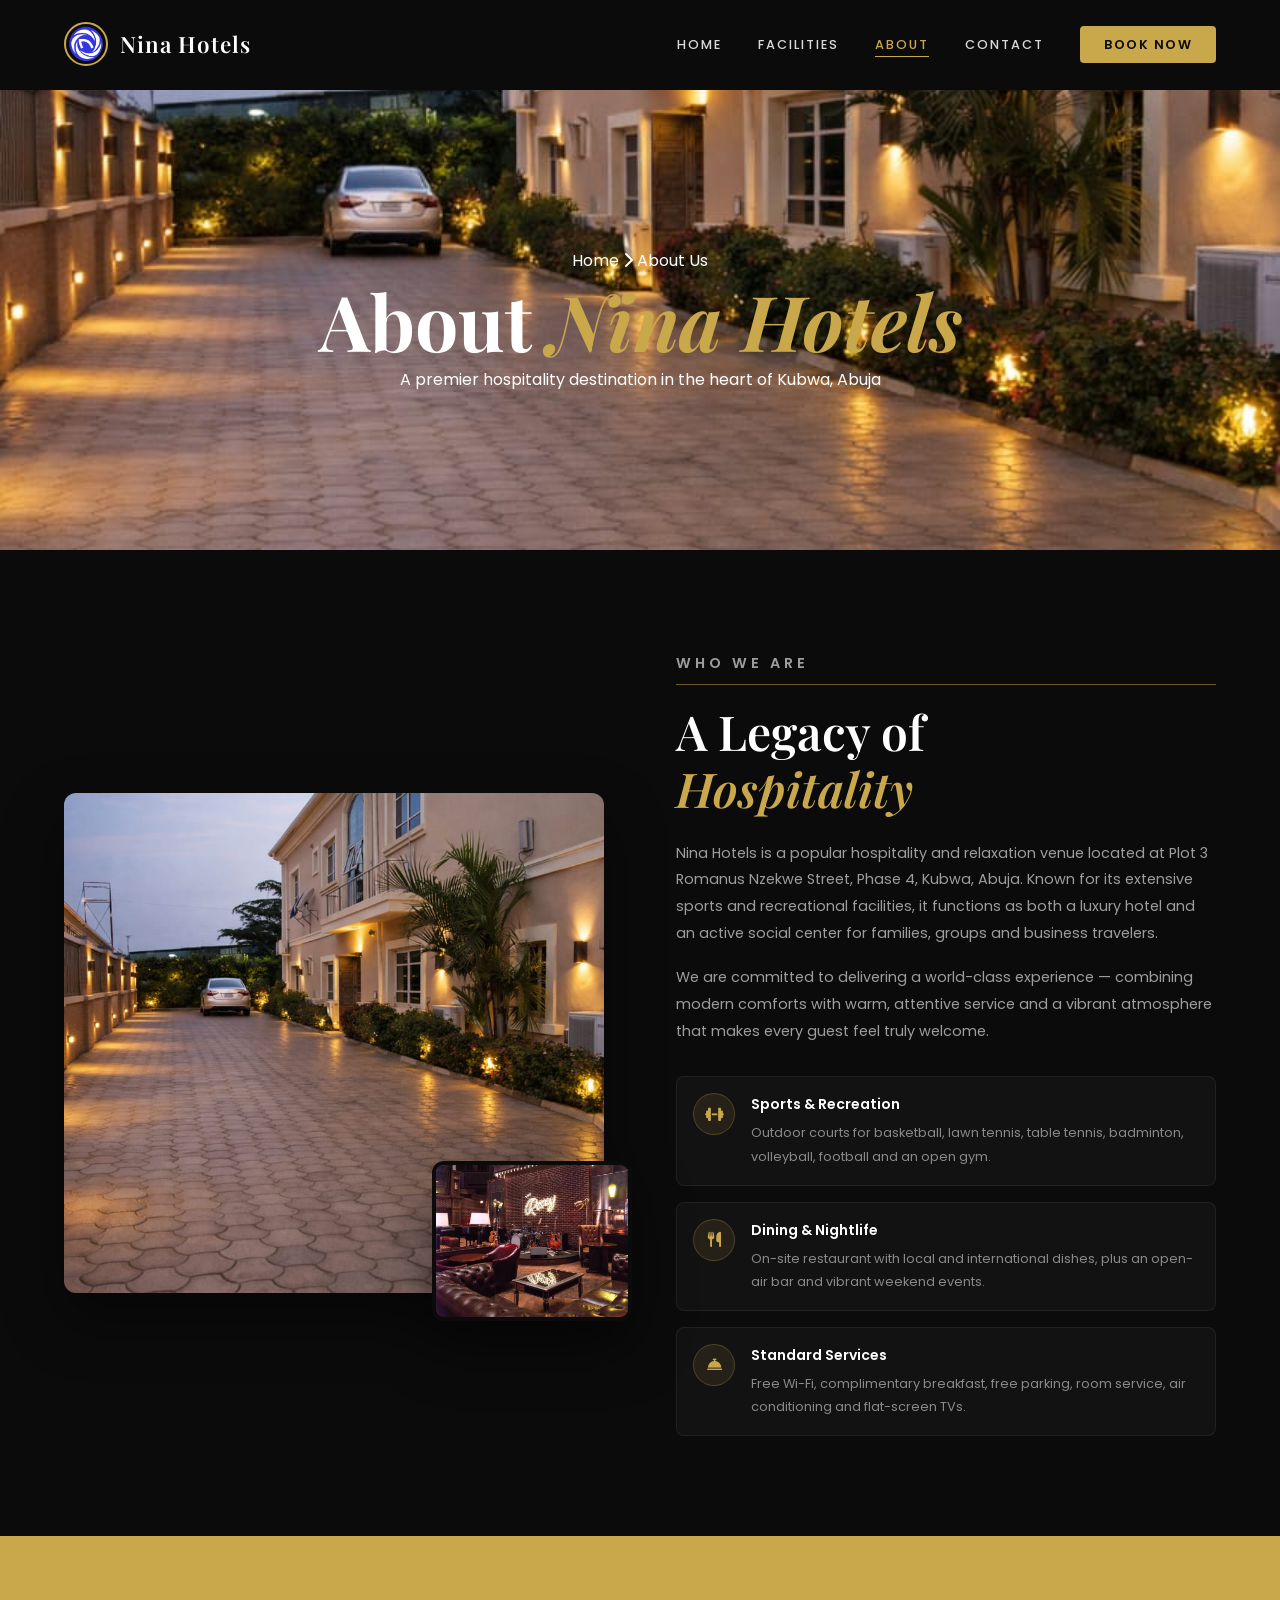
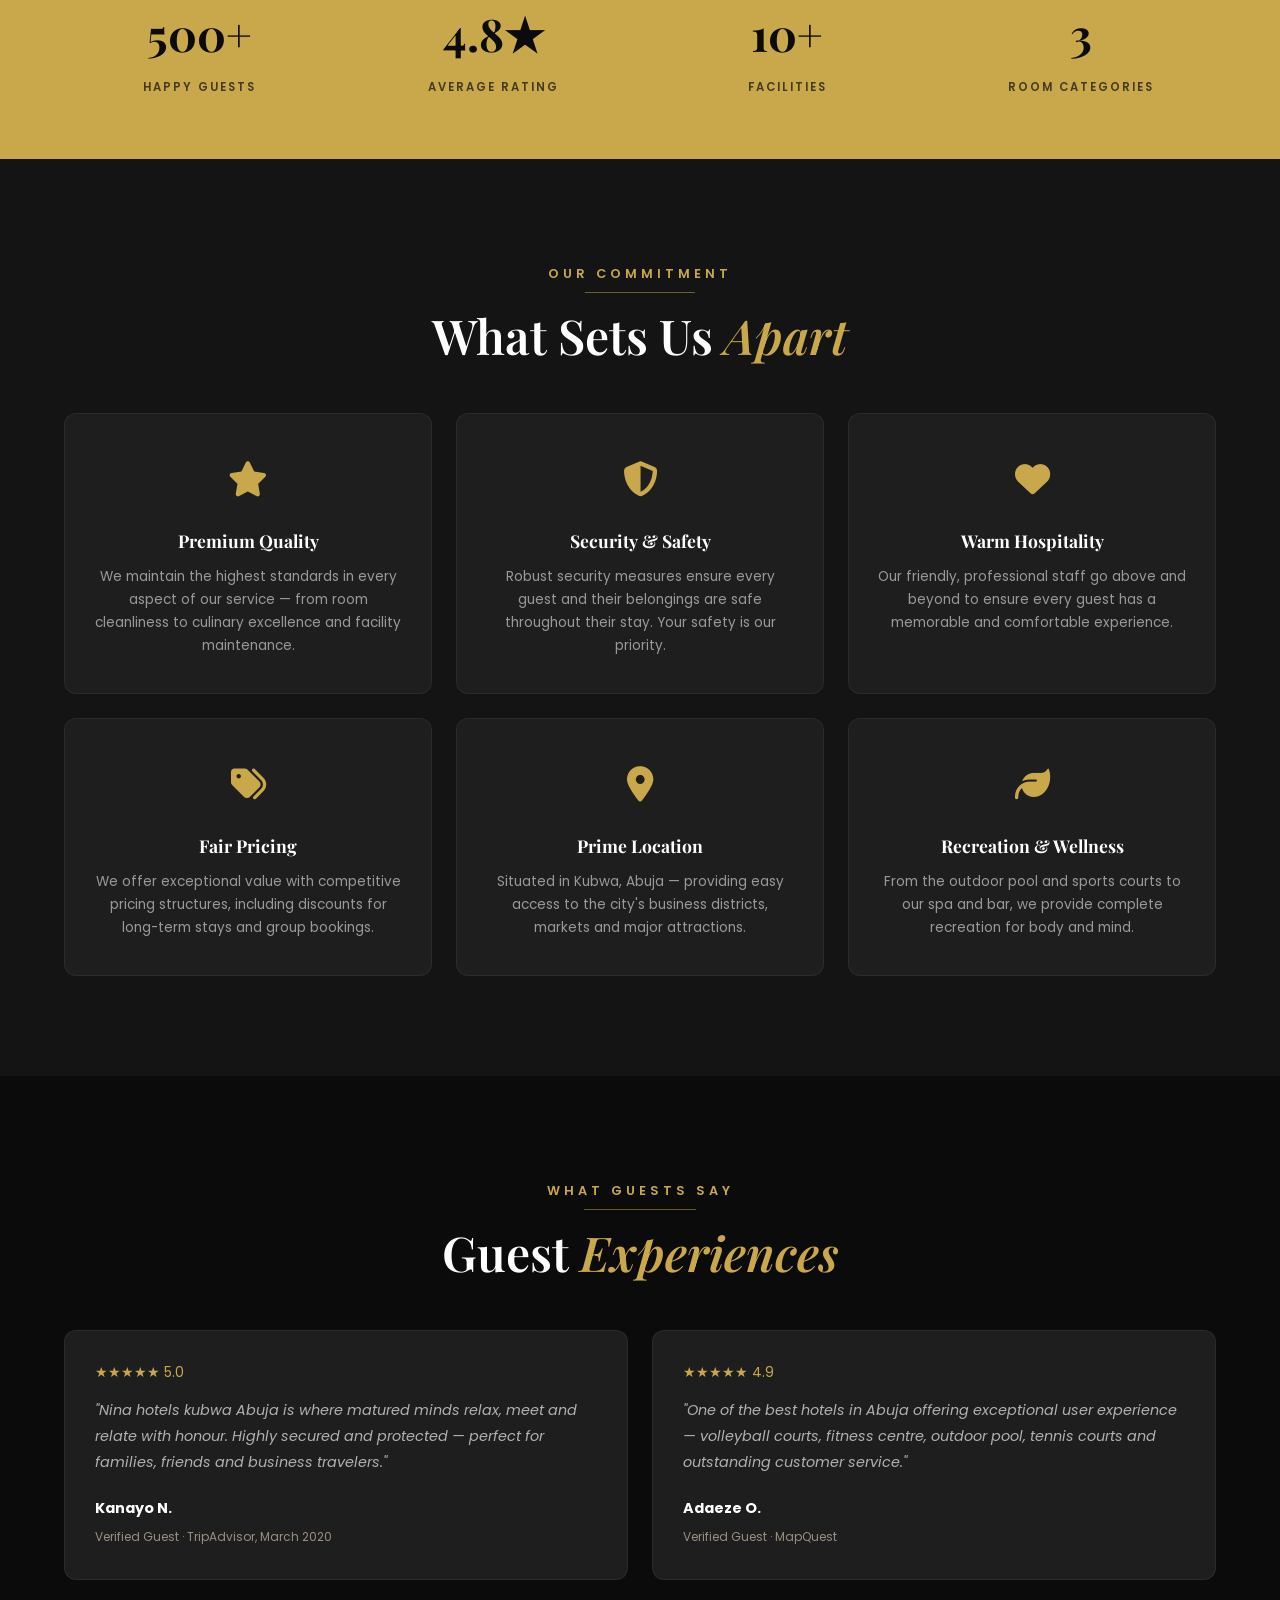
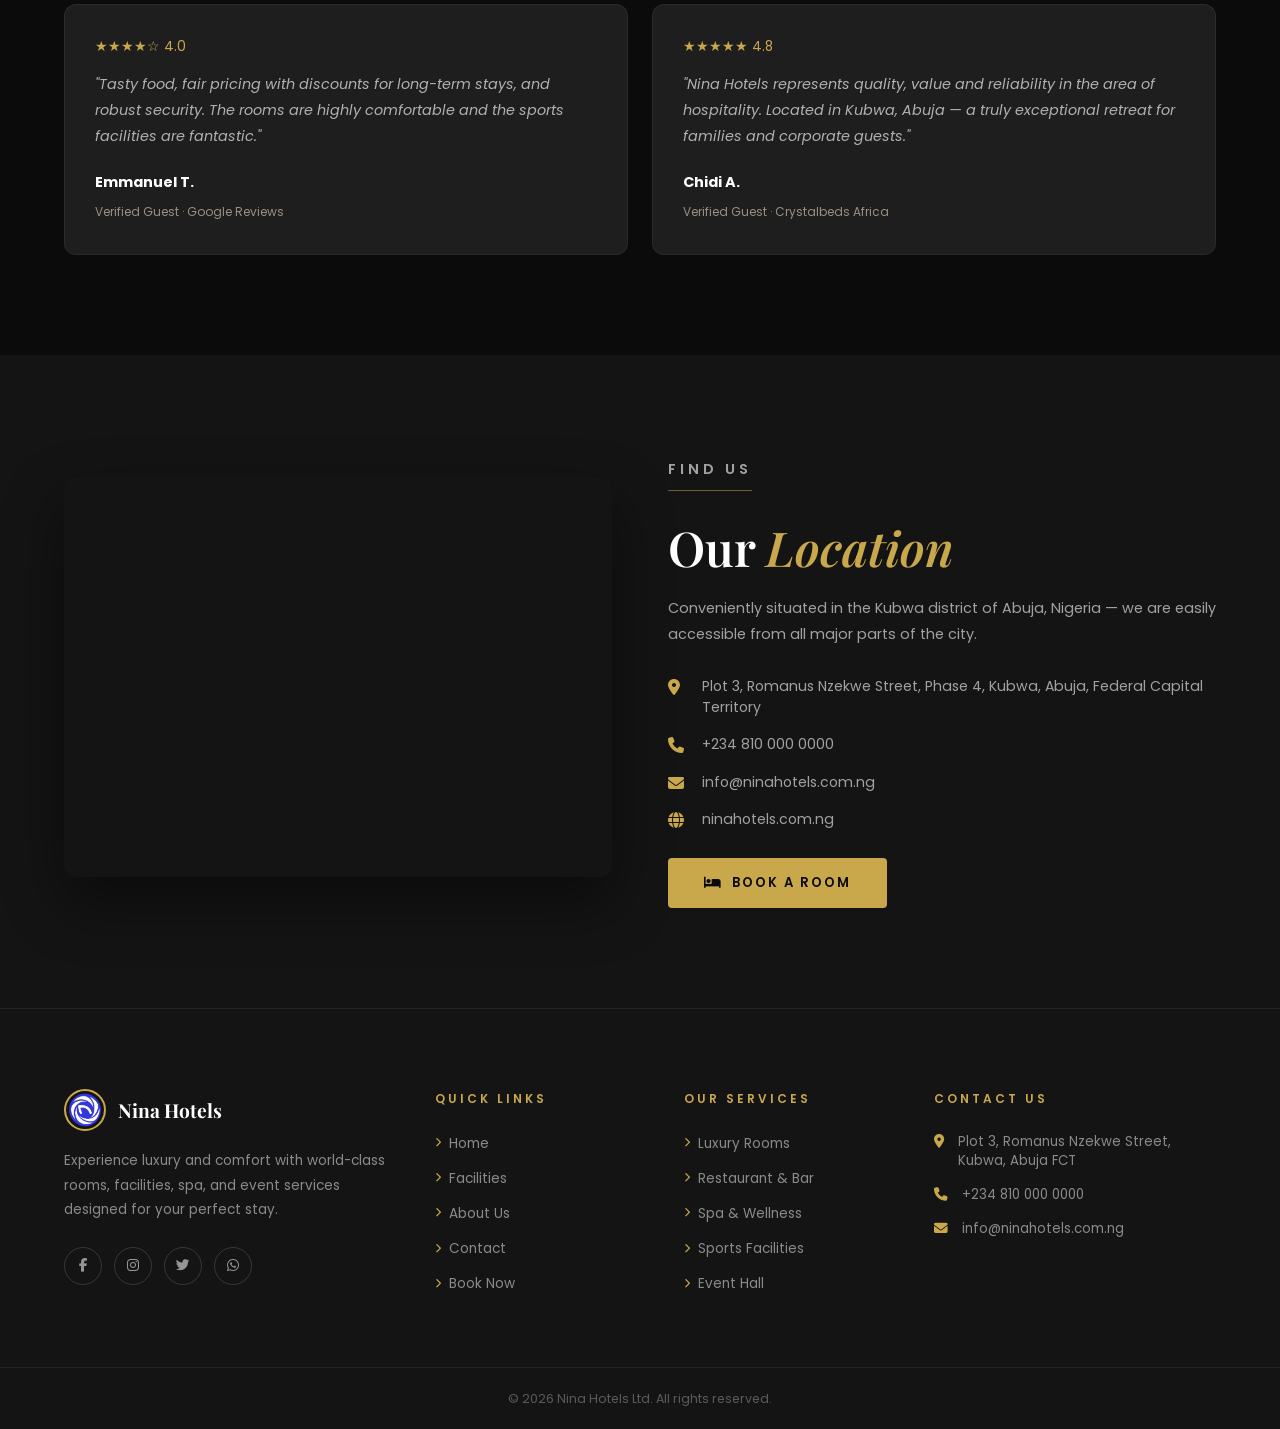
<file: about.html>
<!DOCTYPE html>
<html lang="en">
<head>
  <meta charset="UTF-8">
  <meta name="viewport" content="width=device-width, initial-scale=1.0">
  <title>About Us | Nina Hotels</title>
  <meta name="description" content="Learn about Nina Hotels — a premier hospitality destination in Kubwa, Abuja offering luxury rooms, sports facilities, fine dining and more.">

  <link rel="preconnect" href="https://fonts.googleapis.com">
  <link rel="preconnect" href="https://fonts.gstatic.com" crossorigin>
  <link href="https://fonts.googleapis.com/css2?family=Playfair+Display:ital,wght@0,400;0,600;0,700;1,400&family=Poppins:wght@300;400;500;600&display=swap" rel="stylesheet">
  <link rel="stylesheet" href="https://cdnjs.cloudflare.com/ajax/libs/font-awesome/6.5.1/css/all.min.css">
  <link href="https://unpkg.com/aos@2.3.1/dist/aos.css" rel="stylesheet">
  <link rel="stylesheet" href="assets/css/style.css">
  <link rel="stylesheet" href="assets/css/about.css">
</head>
<body>

  <!-- Navigation -->
  <nav class="navbar scrolled" id="navbar">
    <div class="nav-container">
      <a href="index.html" class="logo">
        <img src="image/logo2.png" alt="Nina Hotels Logo">
        <span>Nina Hotels</span>
      </a>
      <ul class="nav-links" id="navLinks">
        <li><a href="index.html">Home</a></li>
        <li><a href="facility.html">Facilities</a></li>
        <li><a href="about.html" class="active">About</a></li>
        <li><a href="contact.html">Contact</a></li>
        <li><a href="booking.html" class="nav-book-btn">Book Now</a></li>
      </ul>
      <button class="hamburger" id="hamburger" aria-label="Toggle menu">
        <span></span><span></span><span></span>
      </button>
    </div>
  </nav>

  <div class="about-page">

    <!-- Page Hero -->
    <div class="page-hero">
      <div class="page-hero-overlay"></div>
      <div class="page-hero-content" data-aos="fade-up">
        <div class="breadcrumb">
          <a href="index.html">Home</a>
          <i class="fas fa-chevron-right"></i>
          <span>About Us</span>
        </div>
        <h1>About <em>Nina Hotels</em></h1>
        <p>A premier hospitality destination in the heart of Kubwa, Abuja</p>
      </div>
    </div>

    <!-- Story Section -->
    <section class="about-story">
      <div class="container">
        <div class="about-story-grid">
          <div class="about-img" data-aos="fade-right">
            <img src="image/hotel view.jpeg" alt="Nina Hotels" class="about-img-main">
            <img src="image/lounge.jpeg" alt="Lounge" class="about-img-accent">
          </div>
          <div class="about-text" data-aos="fade-left">
            <p class="section-subtitle">Who We Are</p>
            <h2 class="section-title">A Legacy of<br><em>Hospitality</em></h2>
            <p>Nina Hotels is a popular hospitality and relaxation venue located at Plot 3 Romanus Nzekwe Street, Phase 4, Kubwa, Abuja. Known for its extensive sports and recreational facilities, it functions as both a luxury hotel and an active social center for families, groups and business travelers.</p>
            <p>We are committed to delivering a world-class experience — combining modern comforts with warm, attentive service and a vibrant atmosphere that makes every guest feel truly welcome.</p>
            <div class="about-highlights">
              <div class="highlight-row">
                <div class="highlight-icon"><i class="fas fa-dumbbell"></i></div>
                <div>
                  <h5>Sports &amp; Recreation</h5>
                  <p>Outdoor courts for basketball, lawn tennis, table tennis, badminton, volleyball, football and an open gym.</p>
                </div>
              </div>
              <div class="highlight-row">
                <div class="highlight-icon"><i class="fas fa-utensils"></i></div>
                <div>
                  <h5>Dining &amp; Nightlife</h5>
                  <p>On-site restaurant with local and international dishes, plus an open-air bar and vibrant weekend events.</p>
                </div>
              </div>
              <div class="highlight-row">
                <div class="highlight-icon"><i class="fas fa-concierge-bell"></i></div>
                <div>
                  <h5>Standard Services</h5>
                  <p>Free Wi-Fi, complimentary breakfast, free parking, room service, air conditioning and flat-screen TVs.</p>
                </div>
              </div>
            </div>
          </div>
        </div>
      </div>
    </section>

    <!-- Stats Bar -->
    <div class="stats-bar">
      <div class="container">
        <div class="stats-row" data-aos="fade-up">
          <div class="stat-item">
            <span class="num">500+</span>
            <span class="label">Happy Guests</span>
          </div>
          <div class="stat-item">
            <span class="num">4.8★</span>
            <span class="label">Average Rating</span>
          </div>
          <div class="stat-item">
            <span class="num">10+</span>
            <span class="label">Facilities</span>
          </div>
          <div class="stat-item">
            <span class="num">3</span>
            <span class="label">Room Categories</span>
          </div>
        </div>
      </div>
    </div>

    <!-- Values Section -->
    <section class="about-values">
      <div class="container">
        <div class="section-header center" data-aos="fade-up">
          <p class="section-subtitle">Our Commitment</p>
          <h2 class="section-title">What Sets Us <em>Apart</em></h2>
        </div>
        <div class="values-grid">
          <div class="value-card" data-aos="fade-up" data-aos-delay="100">
            <div class="value-icon"><i class="fas fa-star"></i></div>
            <h3>Premium Quality</h3>
            <p>We maintain the highest standards in every aspect of our service — from room cleanliness to culinary excellence and facility maintenance.</p>
          </div>
          <div class="value-card" data-aos="fade-up" data-aos-delay="200">
            <div class="value-icon"><i class="fas fa-shield-alt"></i></div>
            <h3>Security &amp; Safety</h3>
            <p>Robust security measures ensure every guest and their belongings are safe throughout their stay. Your safety is our priority.</p>
          </div>
          <div class="value-card" data-aos="fade-up" data-aos-delay="300">
            <div class="value-icon"><i class="fas fa-heart"></i></div>
            <h3>Warm Hospitality</h3>
            <p>Our friendly, professional staff go above and beyond to ensure every guest has a memorable and comfortable experience.</p>
          </div>
          <div class="value-card" data-aos="fade-up" data-aos-delay="100">
            <div class="value-icon"><i class="fas fa-tags"></i></div>
            <h3>Fair Pricing</h3>
            <p>We offer exceptional value with competitive pricing structures, including discounts for long-term stays and group bookings.</p>
          </div>
          <div class="value-card" data-aos="fade-up" data-aos-delay="200">
            <div class="value-icon"><i class="fas fa-map-marker-alt"></i></div>
            <h3>Prime Location</h3>
            <p>Situated in Kubwa, Abuja — providing easy access to the city's business districts, markets and major attractions.</p>
          </div>
          <div class="value-card" data-aos="fade-up" data-aos-delay="300">
            <div class="value-icon"><i class="fas fa-leaf"></i></div>
            <h3>Recreation &amp; Wellness</h3>
            <p>From the outdoor pool and sports courts to our spa and bar, we provide complete recreation for body and mind.</p>
          </div>
        </div>
      </div>
    </section>

    <!-- Guest Reviews -->
    <section class="about-reviews">
      <div class="container">
        <div class="section-header center" data-aos="fade-up">
          <p class="section-subtitle">What Guests Say</p>
          <h2 class="section-title">Guest <em>Experiences</em></h2>
        </div>
        <div class="reviews-grid">
          <div class="review-card" data-aos="fade-up" data-aos-delay="100">
            <div class="review-rating">★★★★★ 5.0</div>
            <p class="review-text">"Nina hotels kubwa Abuja is where matured minds relax, meet and relate with honour. Highly secured and protected — perfect for families, friends and business travelers."</p>
            <div class="review-author">
              <strong>Kanayo N.</strong>
              <span>Verified Guest · TripAdvisor, March 2020</span>
            </div>
          </div>
          <div class="review-card" data-aos="fade-up" data-aos-delay="200">
            <div class="review-rating">★★★★★ 4.9</div>
            <p class="review-text">"One of the best hotels in Abuja offering exceptional user experience — volleyball courts, fitness centre, outdoor pool, tennis courts and outstanding customer service."</p>
            <div class="review-author">
              <strong>Adaeze O.</strong>
              <span>Verified Guest · MapQuest</span>
            </div>
          </div>
          <div class="review-card" data-aos="fade-up" data-aos-delay="300">
            <div class="review-rating">★★★★☆ 4.0</div>
            <p class="review-text">"Tasty food, fair pricing with discounts for long-term stays, and robust security. The rooms are highly comfortable and the sports facilities are fantastic."</p>
            <div class="review-author">
              <strong>Emmanuel T.</strong>
              <span>Verified Guest · Google Reviews</span>
            </div>
          </div>
          <div class="review-card" data-aos="fade-up" data-aos-delay="400">
            <div class="review-rating">★★★★★ 4.8</div>
            <p class="review-text">"Nina Hotels represents quality, value and reliability in the area of hospitality. Located in Kubwa, Abuja — a truly exceptional retreat for families and corporate guests."</p>
            <div class="review-author">
              <strong>Chidi A.</strong>
              <span>Verified Guest · Crystalbeds Africa</span>
            </div>
          </div>
        </div>
      </div>
    </section>

    <!-- Location Section -->
    <section class="about-location">
      <div class="container">
        <div class="location-grid">
          <div class="location-map" data-aos="fade-right">
            <iframe src="https://www.google.com/maps/embed?pb=!1m18!1m12!1m3!1d3938.893021588466!2d7.335376975020496!3d9.164122490902718!2m3!1f0!2f0!3f0!3m2!1i1024!2i768!4f13.1!3m3!1m2!1s0x104dd926664625cb%3A0x9a0d3d9957efd4ff!2sNina%20Hotels!5e0!3m2!1sen!2sng!4v1771160817520!5m2!1sen!2sng"
              width="100%" height="400" style="border:0;" allowfullscreen="" loading="lazy" referrerpolicy="no-referrer-when-downgrade" title="Nina Hotels Map"></iframe>
          </div>
          <div class="location-info" data-aos="fade-left">
            <p class="section-subtitle">Find Us</p>
            <h2 class="section-title">Our <em>Location</em></h2>
            <p>Conveniently situated in the Kubwa district of Abuja, Nigeria — we are easily accessible from all major parts of the city.</p>
            <div class="location-details">
              <div class="loc-detail">
                <i class="fas fa-map-marker-alt"></i>
                <p>Plot 3, Romanus Nzekwe Street, Phase 4, Kubwa, Abuja, Federal Capital Territory</p>
              </div>
              <div class="loc-detail">
                <i class="fas fa-phone"></i>
                <p>+234 810 000 0000</p>
              </div>
              <div class="loc-detail">
                <i class="fas fa-envelope"></i>
                <p>info@ninahotels.com.ng</p>
              </div>
              <div class="loc-detail">
                <i class="fas fa-globe"></i>
                <p>ninahotels.com.ng</p>
              </div>
            </div>
            <a href="booking.html" class="btn btn-gold" style="margin-top:28px;">
              <i class="fas fa-bed"></i> Book a Room
            </a>
          </div>
        </div>
      </div>
    </section>

  </div>

  <!-- Footer -->
  <footer class="footer">
    <div class="footer-top">
      <div class="container">
        <div class="footer-grid">
          <div class="footer-col about-col">
            <div class="footer-logo">
              <img src="image/logo2.png" alt="Nina Hotels">
              <h3>Nina Hotels</h3>
            </div>
            <p>Experience luxury and comfort with world-class rooms, facilities, spa, and event services designed for your perfect stay.</p>
            <div class="social-links">
              <a href="#" aria-label="Facebook"><i class="fab fa-facebook-f"></i></a>
              <a href="#" aria-label="Instagram"><i class="fab fa-instagram"></i></a>
              <a href="#" aria-label="Twitter"><i class="fab fa-twitter"></i></a>
              <a href="#" aria-label="WhatsApp"><i class="fab fa-whatsapp"></i></a>
            </div>
          </div>
          <div class="footer-col">
            <h4>Quick Links</h4>
            <ul>
              <li><a href="index.html"><i class="fas fa-chevron-right"></i> Home</a></li>
              <li><a href="facility.html"><i class="fas fa-chevron-right"></i> Facilities</a></li>
              <li><a href="about.html"><i class="fas fa-chevron-right"></i> About Us</a></li>
              <li><a href="contact.html"><i class="fas fa-chevron-right"></i> Contact</a></li>
              <li><a href="booking.html"><i class="fas fa-chevron-right"></i> Book Now</a></li>
            </ul>
          </div>
          <div class="footer-col">
            <h4>Our Services</h4>
            <ul>
              <li><a href="booking.html"><i class="fas fa-chevron-right"></i> Luxury Rooms</a></li>
              <li><a href="facility.html"><i class="fas fa-chevron-right"></i> Restaurant &amp; Bar</a></li>
              <li><a href="facility.html"><i class="fas fa-chevron-right"></i> Spa &amp; Wellness</a></li>
              <li><a href="facility.html"><i class="fas fa-chevron-right"></i> Sports Facilities</a></li>
              <li><a href="contact.html"><i class="fas fa-chevron-right"></i> Event Hall</a></li>
            </ul>
          </div>
          <div class="footer-col">
            <h4>Contact Us</h4>
            <div class="contact-items">
              <div class="contact-item">
                <i class="fas fa-map-marker-alt"></i>
                <p>Plot 3, Romanus Nzekwe Street, Kubwa, Abuja FCT</p>
              </div>
              <div class="contact-item">
                <i class="fas fa-phone"></i>
                <p>+234 810 000 0000</p>
              </div>
              <div class="contact-item">
                <i class="fas fa-envelope"></i>
                <p>info@ninahotels.com.ng</p>
              </div>
            </div>
          </div>
        </div>
      </div>
    </div>
    <div class="footer-bottom" style="border-top:1px solid rgba(255,255,255,0.06);">
      <div class="container">
        <p>&#169; 2026 Nina Hotels Ltd. All rights reserved.</p>
      </div>
    </div>
  </footer>

  <button class="scroll-top" id="scrollTop" aria-label="Scroll to top">
    <i class="fas fa-chevron-up"></i>
  </button>

  <script src="https://unpkg.com/aos@2.3.1/dist/aos.js"></script>
  <script src="assets/js/main.js"></script>
</body>
</html>
</file>
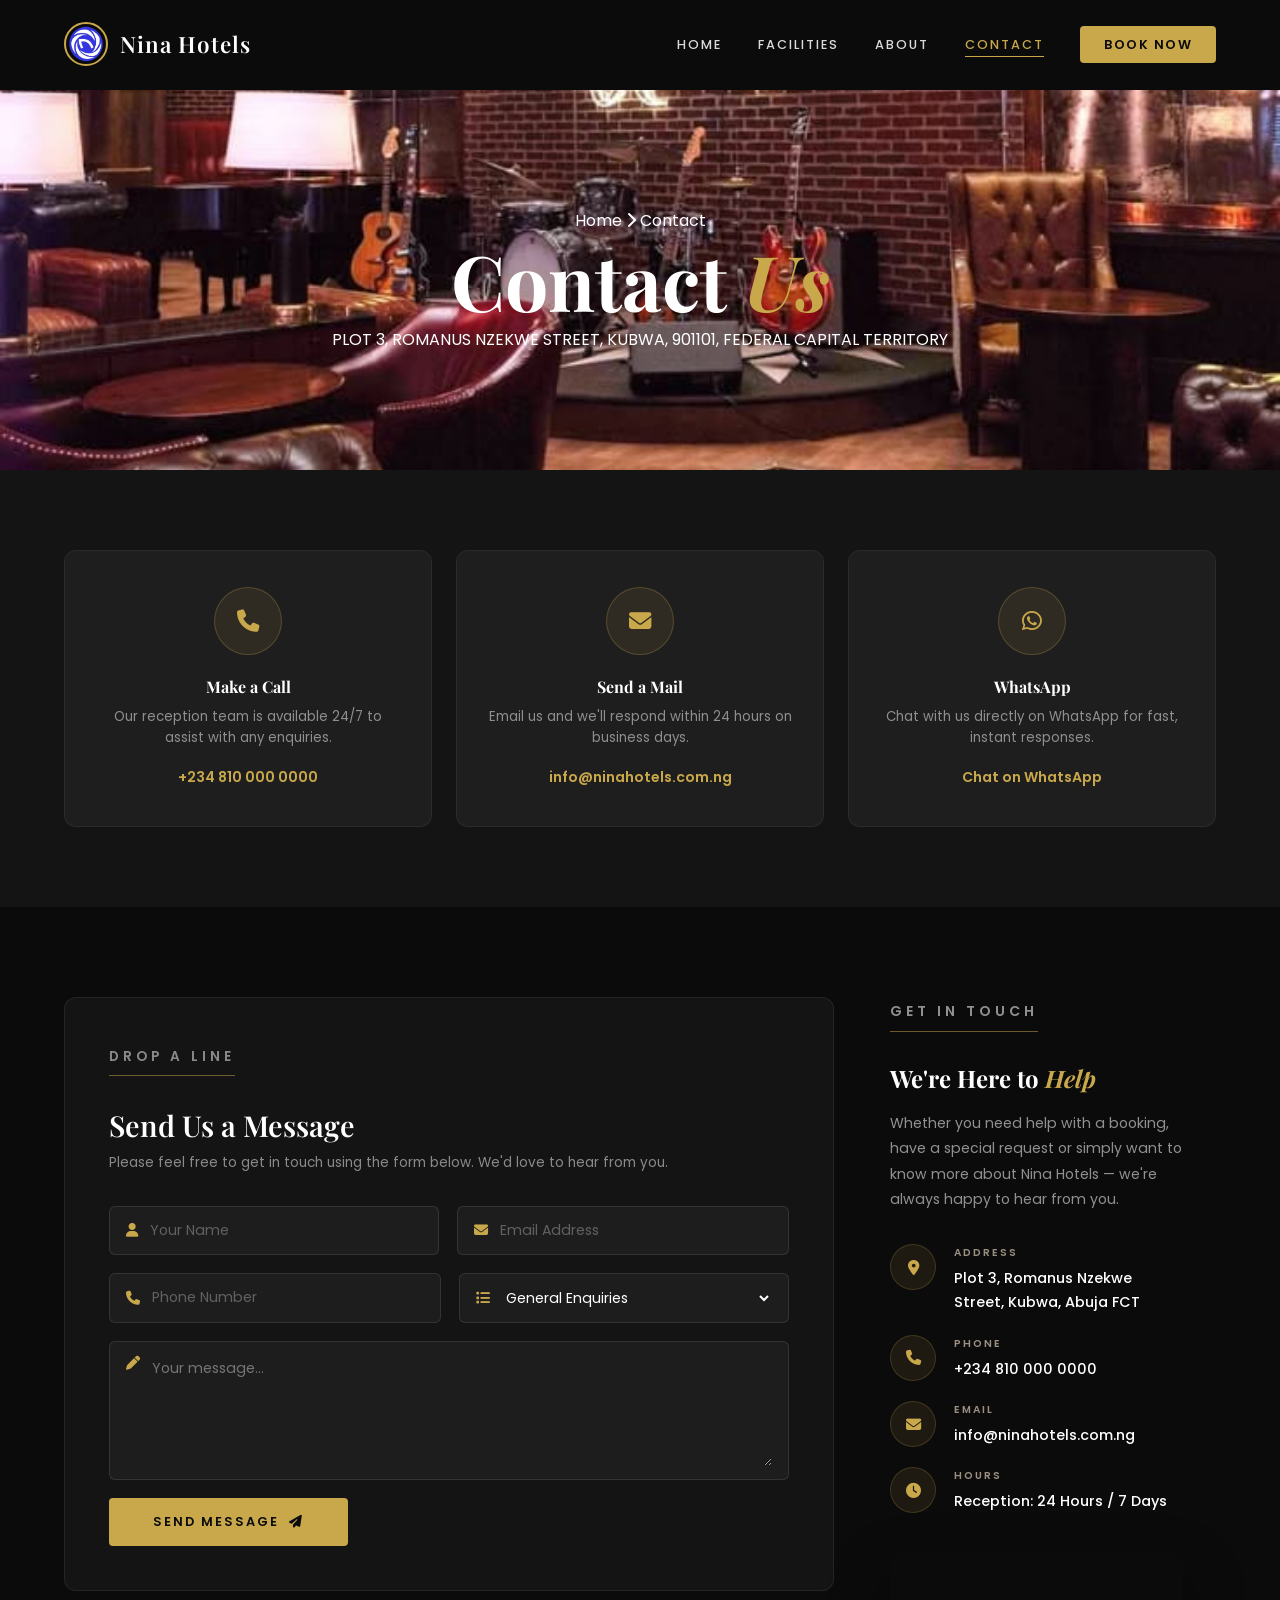
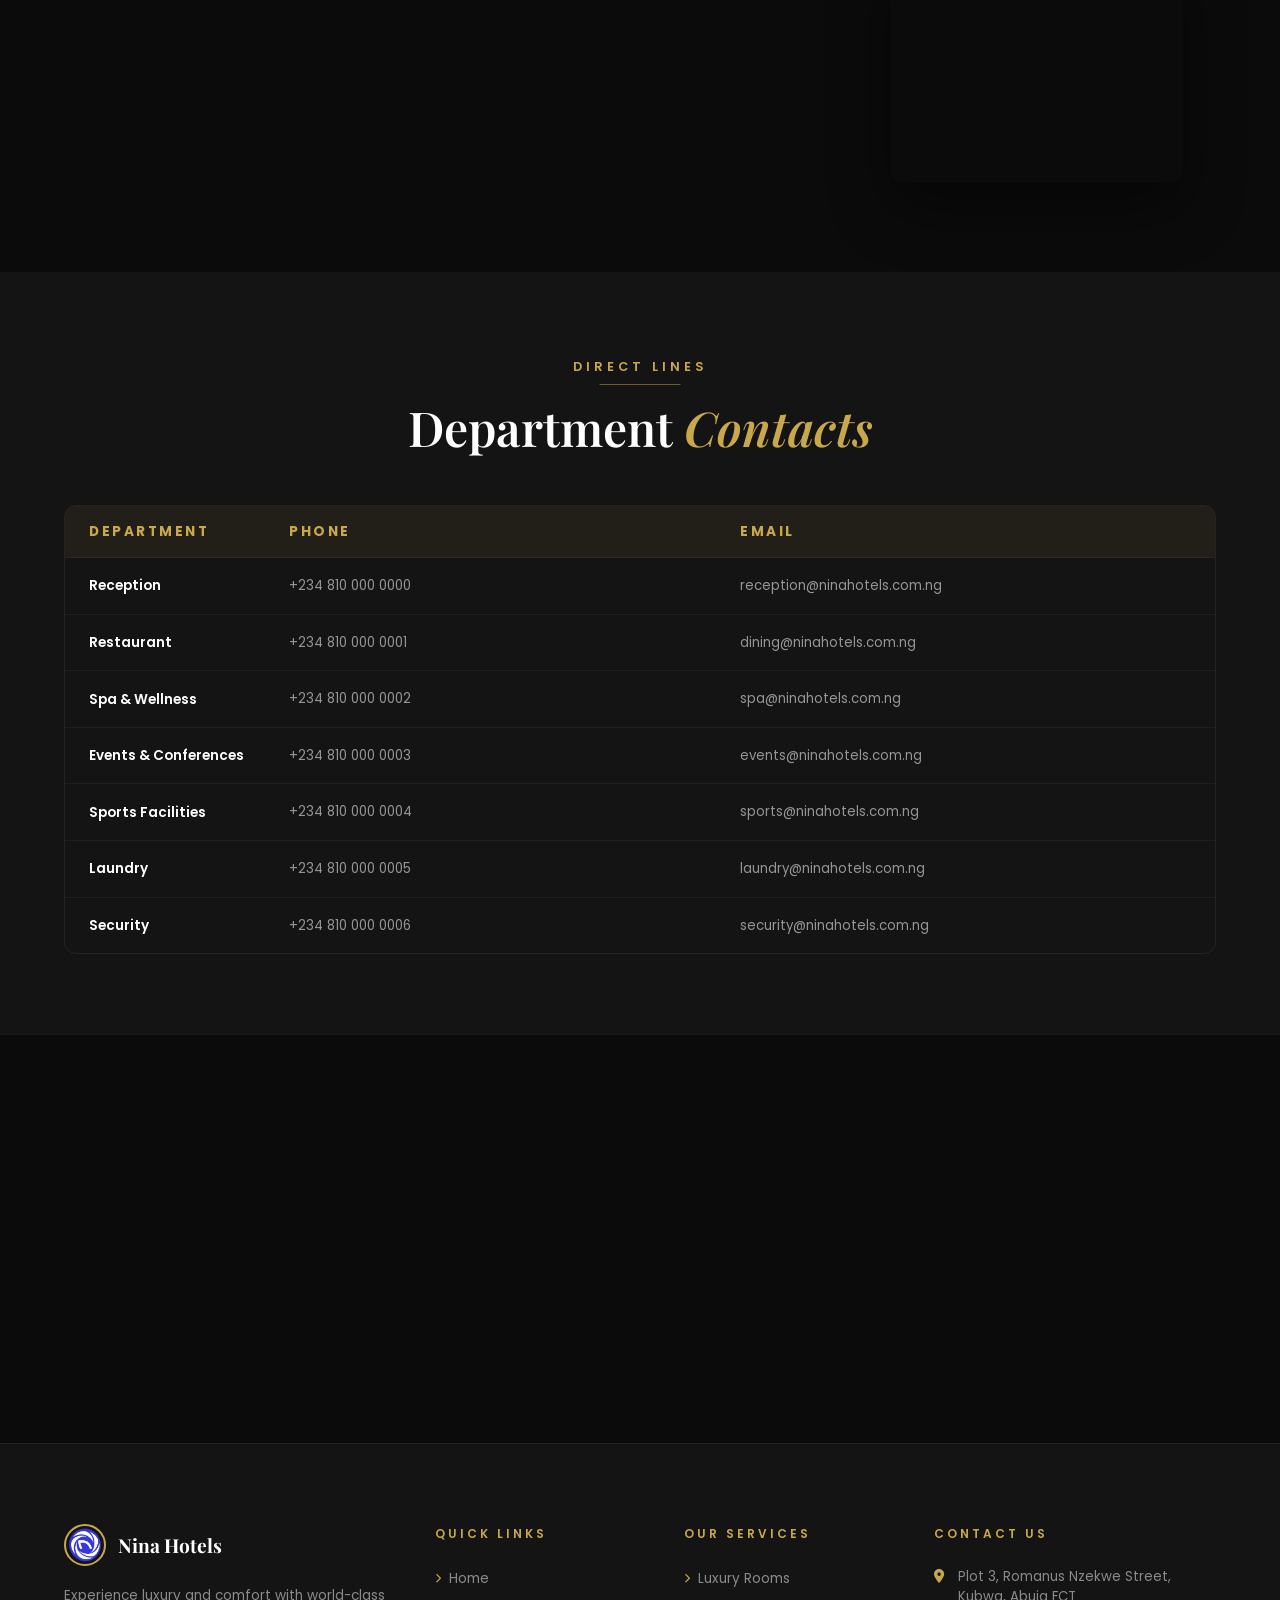
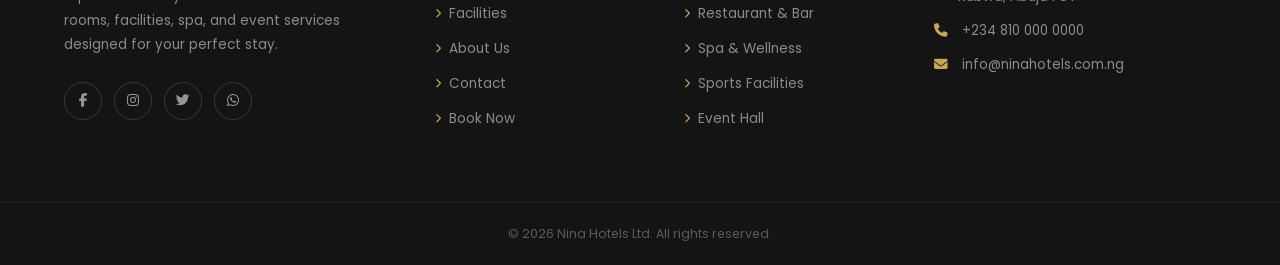
<file: contact.html>
<!DOCTYPE html>
<html lang="en">
<head>
  <meta charset="UTF-8">
  <meta name="viewport" content="width=device-width, initial-scale=1.0">
  <title>Contact Us | Nina Hotels</title>
  <meta name="description" content="Contact Nina Hotels Abuja. Call, email or visit us at Plot 3, Romanus Nzekwe Street, Kubwa, Abuja.">

  <link rel="preconnect" href="https://fonts.googleapis.com">
  <link rel="preconnect" href="https://fonts.gstatic.com" crossorigin>
  <link href="https://fonts.googleapis.com/css2?family=Playfair+Display:ital,wght@0,400;0,600;0,700;1,400&family=Poppins:wght@300;400;500;600&display=swap" rel="stylesheet">
  <link rel="stylesheet" href="https://cdnjs.cloudflare.com/ajax/libs/font-awesome/6.5.1/css/all.min.css">
  <link href="https://unpkg.com/aos@2.3.1/dist/aos.css" rel="stylesheet">
  <link rel="stylesheet" href="assets/css/style.css">
  <link rel="stylesheet" href="assets/css/contact.css">
</head>
<body>

  <!-- Navigation -->
  <nav class="navbar scrolled" id="navbar">
    <div class="nav-container">
      <a href="index.html" class="logo">
        <img src="image/logo2.png" alt="Nina Hotels Logo">
        <span>Nina Hotels</span>
      </a>
      <ul class="nav-links" id="navLinks">
        <li><a href="index.html">Home</a></li>
        <li><a href="facility.html">Facilities</a></li>
        <li><a href="about.html">About</a></li>
        <li><a href="contact.html" class="active">Contact</a></li>
        <li><a href="booking.html" class="nav-book-btn">Book Now</a></li>
      </ul>
      <button class="hamburger" id="hamburger" aria-label="Toggle menu">
        <span></span><span></span><span></span>
      </button>
    </div>
  </nav>

  <div class="contact-page">

    <!-- Page Hero -->
    <div class="page-hero">
      <div class="page-hero-overlay"></div>
      <div class="page-hero-content" data-aos="fade-up">
        <div class="breadcrumb">
          <a href="index.html">Home</a>
          <i class="fas fa-chevron-right"></i>
          <span>Contact</span>
        </div>
        <h1>Contact <em>Us</em></h1>
        <p>PLOT 3, ROMANUS NZEKWE STREET, KUBWA, 901101, FEDERAL CAPITAL TERRITORY</p>
      </div>
    </div>

    <!-- Contact Info Cards -->
    <section class="contact-info">
      <div class="container">
        <div class="contact-info-grid">
          <div class="info-card" data-aos="fade-up" data-aos-delay="100">
            <div class="info-card-icon"><i class="fas fa-phone"></i></div>
            <h3>Make a Call</h3>
            <p>Our reception team is available 24/7 to assist with any enquiries.</p>
            <a href="tel:+2348100000000">+234 810 000 0000</a>
          </div>
          <div class="info-card" data-aos="fade-up" data-aos-delay="200">
            <div class="info-card-icon"><i class="fas fa-envelope"></i></div>
            <h3>Send a Mail</h3>
            <p>Email us and we'll respond within 24 hours on business days.</p>
            <a href="mailto:info@ninahotels.com.ng">info@ninahotels.com.ng</a>
          </div>
          <div class="info-card" data-aos="fade-up" data-aos-delay="300">
            <div class="info-card-icon"><i class="fab fa-whatsapp"></i></div>
            <h3>WhatsApp</h3>
            <p>Chat with us directly on WhatsApp for fast, instant responses.</p>
            <a href="https://wa.me/2348100000000" target="_blank">Chat on WhatsApp</a>
          </div>
        </div>
      </div>
    </section>

    <!-- Form + Side Info -->
    <section class="contact-form-section">
      <div class="container">
        <div class="contact-form-grid">

          <!-- Contact Form -->
          <div class="contact-form-card" data-aos="fade-right">
            <p class="section-subtitle">Drop A Line</p>
            <h2>Send Us a Message</h2>
            <p>Please feel free to get in touch using the form below. We'd love to hear from you.</p>
            <form class="contact-form" id="contactForm">
              <div class="form-row">
                <div class="input-box">
                  <i class="fas fa-user"></i>
                  <input type="text" id="cName" placeholder="Your Name" required>
                </div>
                <div class="input-box">
                  <i class="fas fa-envelope"></i>
                  <input type="email" id="cEmail" placeholder="Email Address" required>
                </div>
              </div>
              <div class="form-row">
                <div class="input-box">
                  <i class="fas fa-phone"></i>
                  <input type="tel" id="cPhone" placeholder="Phone Number">
                </div>
                <div class="input-box" style="position:relative;">
                  <i class="fas fa-list"></i>
                  <select id="cDept">
                    <option value="">General Enquiries</option>
                    <option>Reception</option>
                    <option>Restaurant</option>
                    <option>Spa &amp; Wellness</option>
                    <option>Laundry</option>
                    <option>Football Pitch</option>
                    <option>Lawn Tennis Court</option>
                    <option>Badminton Court</option>
                    <option>Volleyball Court</option>
                    <option>Basketball Court</option>
                    <option>Garden</option>
                    <option>Car Park</option>
                    <option>Events &amp; Conferences</option>
                  </select>
                </div>
              </div>
              <div class="input-box textarea-box">
                <i class="fas fa-pen"></i>
                <textarea id="cMessage" placeholder="Your message..." rows="5" required></textarea>
              </div>
              <button type="submit" class="btn-send">
                Send Message &nbsp;<i class="fas fa-paper-plane"></i>
              </button>
            </form>
          </div>

          <!-- Side Info -->
          <div class="contact-side" data-aos="fade-left">
            <p class="section-subtitle">Get In Touch</p>
            <h3>We're Here to <em>Help</em></h3>
            <p>Whether you need help with a booking, have a special request or simply want to know more about Nina Hotels — we're always happy to hear from you.</p>
            <div class="contact-side-items">
              <div class="contact-side-item">
                <div class="side-icon"><i class="fas fa-map-marker-alt"></i></div>
                <div>
                  <div class="side-label">Address</div>
                  <div class="side-value">Plot 3, Romanus Nzekwe Street, Kubwa, Abuja FCT</div>
                </div>
              </div>
              <div class="contact-side-item">
                <div class="side-icon"><i class="fas fa-phone"></i></div>
                <div>
                  <div class="side-label">Phone</div>
                  <div class="side-value">+234 810 000 0000</div>
                </div>
              </div>
              <div class="contact-side-item">
                <div class="side-icon"><i class="fas fa-envelope"></i></div>
                <div>
                  <div class="side-label">Email</div>
                  <div class="side-value">info@ninahotels.com.ng</div>
                </div>
              </div>
              <div class="contact-side-item">
                <div class="side-icon"><i class="fas fa-clock"></i></div>
                <div>
                  <div class="side-label">Hours</div>
                  <div class="side-value">Reception: 24 Hours / 7 Days</div>
                </div>
              </div>
            </div>
            <div class="contact-side-map">
              <iframe src="https://www.google.com/maps/embed?pb=!1m18!1m12!1m3!1d3938.893021588466!2d7.335376975020496!3d9.164122490902718!2m3!1f0!2f0!3f0!3m2!1i1024!2i768!4f13.1!3m3!1m2!1s0x104dd926664625cb%3A0x9a0d3d9957efd4ff!2sNina%20Hotels!5e0!3m2!1sen!2sng!4v1771160817520!5m2!1sen!2sng"
                width="100%" height="220" style="border:0;" allowfullscreen="" loading="lazy" referrerpolicy="no-referrer-when-downgrade" title="Nina Hotels Map"></iframe>
            </div>
          </div>

        </div>
      </div>
    </section>

    <!-- Quick Contact Table -->
    <section class="quick-contact">
      <div class="container">
        <div class="section-header center" data-aos="fade-up">
          <p class="section-subtitle">Direct Lines</p>
          <h2 class="section-title">Department <em>Contacts</em></h2>
        </div>
        <div class="quick-table" data-aos="fade-up" data-aos-delay="100">
          <div class="quick-row header-row">
            <div class="quick-col">Department</div>
            <div class="quick-col">Phone</div>
            <div class="quick-col">Email</div>
          </div>
          <div class="quick-row">
            <div class="quick-col dept">Reception</div>
            <div class="quick-col"><a href="tel:+2348100000000">+234 810 000 0000</a></div>
            <div class="quick-col"><a href="mailto:reception@ninahotels.com.ng">reception@ninahotels.com.ng</a></div>
          </div>
          <div class="quick-row">
            <div class="quick-col dept">Restaurant</div>
            <div class="quick-col"><a href="tel:+2348100000001">+234 810 000 0001</a></div>
            <div class="quick-col"><a href="mailto:dining@ninahotels.com.ng">dining@ninahotels.com.ng</a></div>
          </div>
          <div class="quick-row">
            <div class="quick-col dept">Spa &amp; Wellness</div>
            <div class="quick-col"><a href="tel:+2348100000002">+234 810 000 0002</a></div>
            <div class="quick-col"><a href="mailto:spa@ninahotels.com.ng">spa@ninahotels.com.ng</a></div>
          </div>
          <div class="quick-row">
            <div class="quick-col dept">Events &amp; Conferences</div>
            <div class="quick-col"><a href="tel:+2348100000003">+234 810 000 0003</a></div>
            <div class="quick-col"><a href="mailto:events@ninahotels.com.ng">events@ninahotels.com.ng</a></div>
          </div>
          <div class="quick-row">
            <div class="quick-col dept">Sports Facilities</div>
            <div class="quick-col"><a href="tel:+2348100000004">+234 810 000 0004</a></div>
            <div class="quick-col"><a href="mailto:sports@ninahotels.com.ng">sports@ninahotels.com.ng</a></div>
          </div>
          <div class="quick-row">
            <div class="quick-col dept">Laundry</div>
            <div class="quick-col"><a href="tel:+2348100000005">+234 810 000 0005</a></div>
            <div class="quick-col"><a href="mailto:laundry@ninahotels.com.ng">laundry@ninahotels.com.ng</a></div>
          </div>
          <div class="quick-row">
            <div class="quick-col dept">Security</div>
            <div class="quick-col"><a href="tel:+2348100000006">+234 810 000 0006</a></div>
            <div class="quick-col"><a href="mailto:security@ninahotels.com.ng">security@ninahotels.com.ng</a></div>
          </div>
        </div>
      </div>
    </section>

    <!-- Map -->
    <div class="contact-map">
      <iframe src="https://www.google.com/maps/embed?pb=!1m18!1m12!1m3!1d3938.893021588466!2d7.335376975020496!3d9.164122490902718!2m3!1f0!2f0!3f0!3m2!1i1024!2i768!4f13.1!3m3!1m2!1s0x104dd926664625cb%3A0x9a0d3d9957efd4ff!2sNina%20Hotels!5e0!3m2!1sen!2sng!4v1771160817520!5m2!1sen!2sng"
        width="100%" height="400" style="border:0;" allowfullscreen="" loading="lazy" referrerpolicy="no-referrer-when-downgrade" title="Nina Hotels Location Map"></iframe>
    </div>

  </div>

  <!-- Footer -->
  <footer class="footer">
    <div class="footer-top">
      <div class="container">
        <div class="footer-grid">
          <div class="footer-col about-col">
            <div class="footer-logo">
              <img src="image/logo2.png" alt="Nina Hotels">
              <h3>Nina Hotels</h3>
            </div>
            <p>Experience luxury and comfort with world-class rooms, facilities, spa, and event services designed for your perfect stay.</p>
            <div class="social-links">
              <a href="#" aria-label="Facebook"><i class="fab fa-facebook-f"></i></a>
              <a href="#" aria-label="Instagram"><i class="fab fa-instagram"></i></a>
              <a href="#" aria-label="Twitter"><i class="fab fa-twitter"></i></a>
              <a href="#" aria-label="WhatsApp"><i class="fab fa-whatsapp"></i></a>
            </div>
          </div>
          <div class="footer-col">
            <h4>Quick Links</h4>
            <ul>
              <li><a href="index.html"><i class="fas fa-chevron-right"></i> Home</a></li>
              <li><a href="facility.html"><i class="fas fa-chevron-right"></i> Facilities</a></li>
              <li><a href="about.html"><i class="fas fa-chevron-right"></i> About Us</a></li>
              <li><a href="contact.html"><i class="fas fa-chevron-right"></i> Contact</a></li>
              <li><a href="booking.html"><i class="fas fa-chevron-right"></i> Book Now</a></li>
            </ul>
          </div>
          <div class="footer-col">
            <h4>Our Services</h4>
            <ul>
              <li><a href="booking.html"><i class="fas fa-chevron-right"></i> Luxury Rooms</a></li>
              <li><a href="facility.html"><i class="fas fa-chevron-right"></i> Restaurant &amp; Bar</a></li>
              <li><a href="facility.html"><i class="fas fa-chevron-right"></i> Spa &amp; Wellness</a></li>
              <li><a href="facility.html"><i class="fas fa-chevron-right"></i> Sports Facilities</a></li>
              <li><a href="contact.html"><i class="fas fa-chevron-right"></i> Event Hall</a></li>
            </ul>
          </div>
          <div class="footer-col">
            <h4>Contact Us</h4>
            <div class="contact-items">
              <div class="contact-item">
                <i class="fas fa-map-marker-alt"></i>
                <p>Plot 3, Romanus Nzekwe Street, Kubwa, Abuja FCT</p>
              </div>
              <div class="contact-item">
                <i class="fas fa-phone"></i>
                <p>+234 810 000 0000</p>
              </div>
              <div class="contact-item">
                <i class="fas fa-envelope"></i>
                <p>info@ninahotels.com.ng</p>
              </div>
            </div>
          </div>
        </div>
      </div>
    </div>
    <div class="footer-bottom" style="border-top:1px solid rgba(255,255,255,0.06);">
      <div class="container">
        <p>&#169; 2026 Nina Hotels Ltd. All rights reserved.</p>
      </div>
    </div>
  </footer>

  <button class="scroll-top" id="scrollTop" aria-label="Scroll to top">
    <i class="fas fa-chevron-up"></i>
  </button>

  <script src="https://unpkg.com/aos@2.3.1/dist/aos.js"></script>
  <script src="assets/js/main.js"></script>
</body>
</html>
</file>
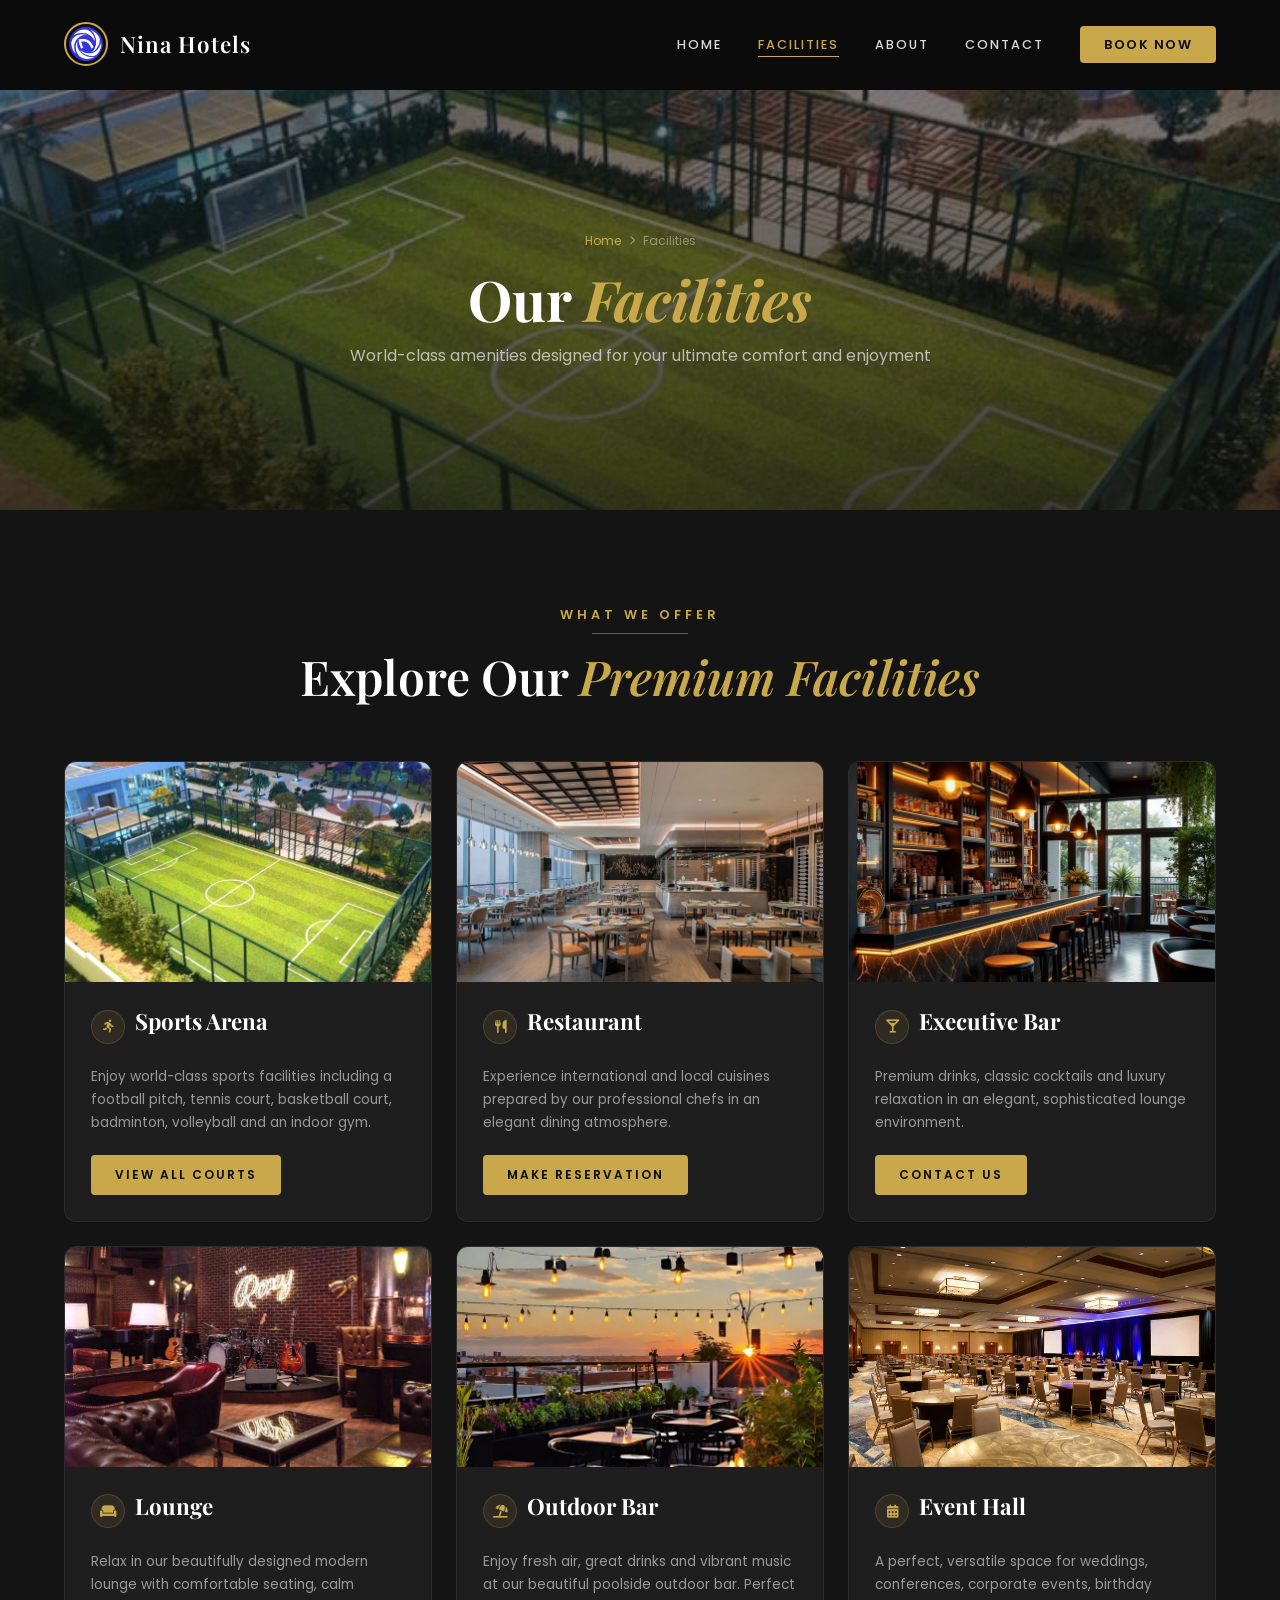
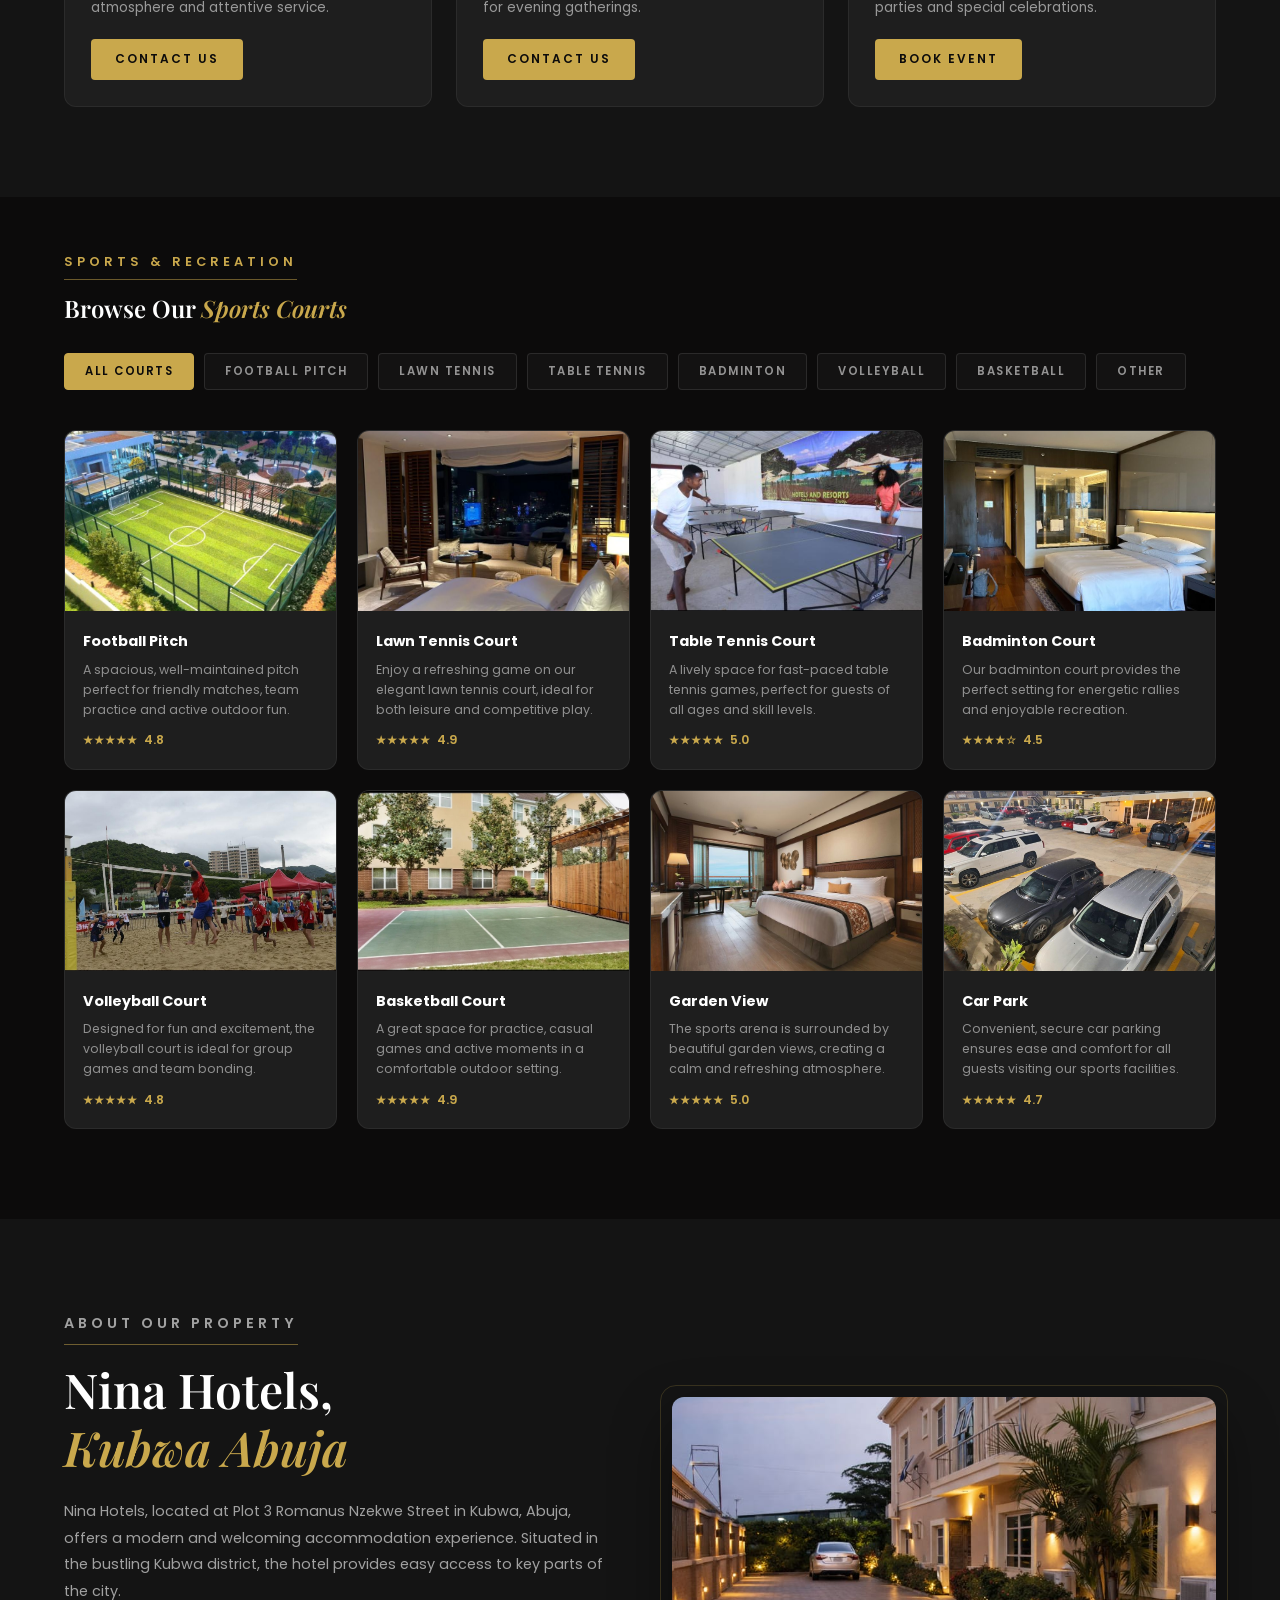
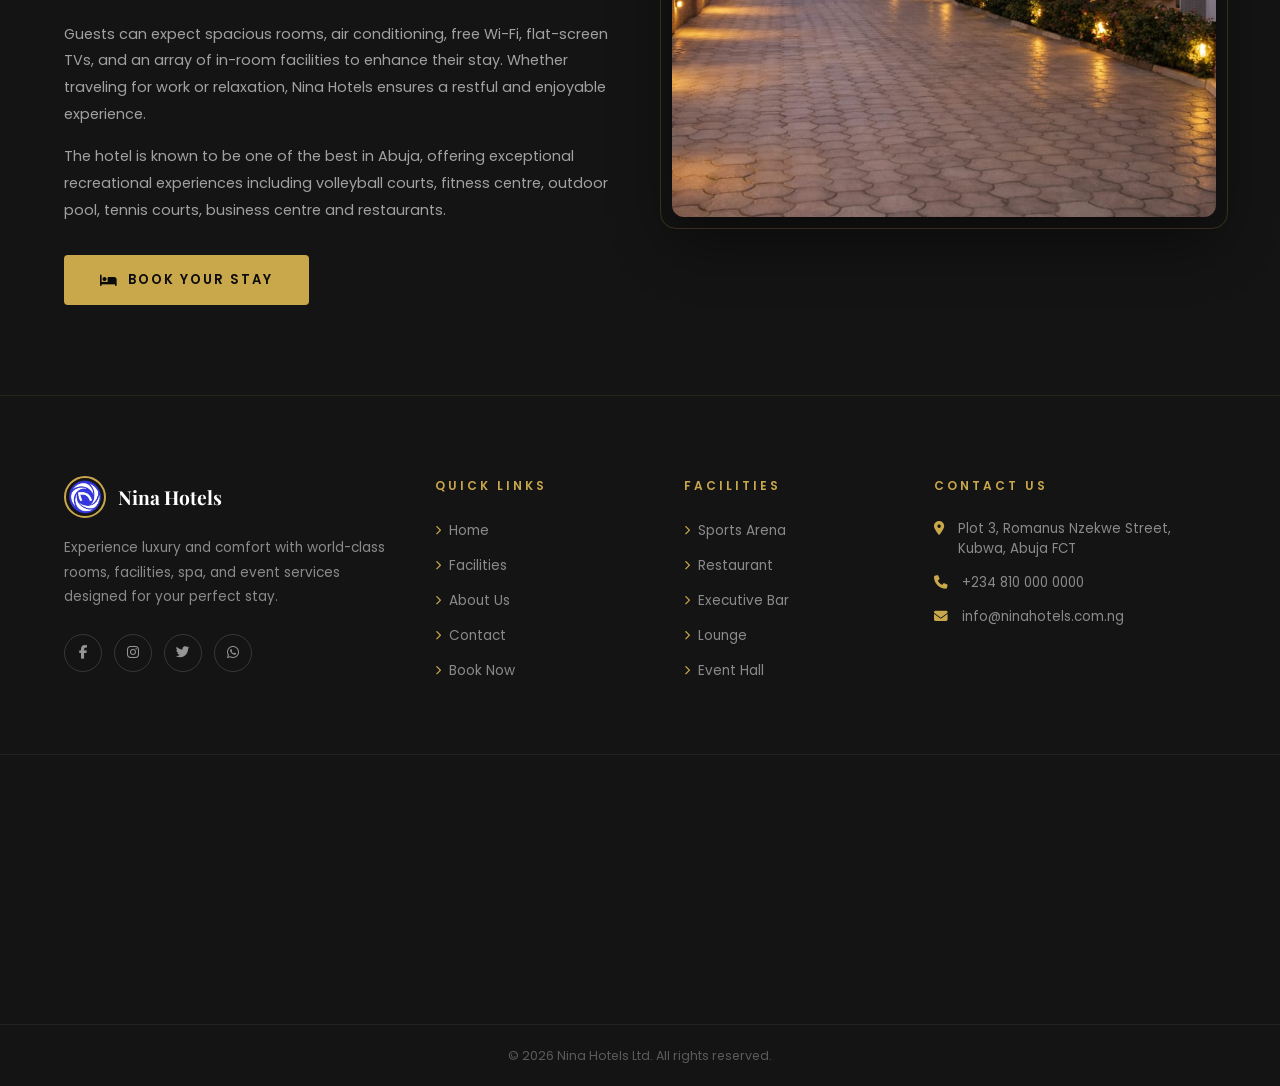
<file: facility.html>
<!DOCTYPE html>
<html lang="en">
<head>
  <meta charset="UTF-8">
  <meta name="viewport" content="width=device-width, initial-scale=1.0">
  <title>Facilities | Nina Hotels</title>
  <meta name="description" content="Explore Nina Hotels world-class facilities including Sports Arena, Restaurant, Spa, Executive Bar, Lounge and Event Hall in Kubwa, Abuja.">

  <link rel="preconnect" href="https://fonts.googleapis.com">
  <link rel="preconnect" href="https://fonts.gstatic.com" crossorigin>
  <link href="https://fonts.googleapis.com/css2?family=Playfair+Display:ital,wght@0,400;0,600;0,700;1,400&family=Poppins:wght@300;400;500;600&display=swap" rel="stylesheet">
  <link rel="stylesheet" href="https://cdnjs.cloudflare.com/ajax/libs/font-awesome/6.5.1/css/all.min.css">
  <link href="https://unpkg.com/aos@2.3.1/dist/aos.css" rel="stylesheet">
  <link rel="stylesheet" href="assets/css/style.css">
  <link rel="stylesheet" href="assets/css/facility.css">
</head>
<body>

  <!-- Navigation -->
  <nav class="navbar scrolled" id="navbar">
    <div class="nav-container">
      <a href="index.html" class="logo">
        <img src="image/logo2.png" alt="Nina Hotels Logo">
        <span>Nina Hotels</span>
      </a>
      <ul class="nav-links" id="navLinks">
        <li><a href="index.html">Home</a></li>
        <li><a href="facility.html" class="active">Facilities</a></li>
        <li><a href="about.html">About</a></li>
        <li><a href="contact.html">Contact</a></li>
        <li><a href="booking.html" class="nav-book-btn">Book Now</a></li>
      </ul>
      <button class="hamburger" id="hamburger" aria-label="Toggle menu">
        <span></span><span></span><span></span>
      </button>
    </div>
  </nav>

  <div class="facility-page">

    <!-- Page Hero -->
    <div class="page-hero">
      <div class="page-hero-overlay"></div>
      <div class="page-hero-content" data-aos="fade-up">
        <div class="breadcrumb">
          <a href="index.html">Home</a>
          <i class="fas fa-chevron-right"></i>
          <span>Facilities</span>
        </div>
        <h1>Our <em>Facilities</em></h1>
        <p>World-class amenities designed for your ultimate comfort and enjoyment</p>
      </div>
    </div>

    <!-- Main Facilities -->
    <section class="main-facilities">
      <div class="container">
        <div class="section-header center" data-aos="fade-up">
          <p class="section-subtitle">What We Offer</p>
          <h2 class="section-title">Explore Our <em>Premium Facilities</em></h2>
        </div>
        <div class="facility-grid">

          <div class="facility-card" data-aos="fade-up" data-aos-delay="100">
            <div class="facility-card-img">
              <img src="image/sport arena.jpeg" alt="Sports Arena">
            </div>
            <div class="facility-card-body">
              <div class="facility-icon-row">
                <div class="fac-icon"><i class="fas fa-running"></i></div>
                <h3>Sports Arena</h3>
              </div>
              <p>Enjoy world-class sports facilities including a football pitch, tennis court, basketball court, badminton, volleyball and an indoor gym.</p>
              <a href="#sports" class="btn btn-gold btn-sm">View All Courts</a>
            </div>
          </div>

          <div class="facility-card" data-aos="fade-up" data-aos-delay="150">
            <div class="facility-card-img">
              <img src="image/resturant.jpeg" alt="Restaurant">
            </div>
            <div class="facility-card-body">
              <div class="facility-icon-row">
                <div class="fac-icon"><i class="fas fa-utensils"></i></div>
                <h3>Restaurant</h3>
              </div>
              <p>Experience international and local cuisines prepared by our professional chefs in an elegant dining atmosphere.</p>
              <a href="contact.html" class="btn btn-gold btn-sm">Make Reservation</a>
            </div>
          </div>

          <div class="facility-card" data-aos="fade-up" data-aos-delay="200">
            <div class="facility-card-img">
              <img src="image/executive bar.jpeg" alt="Executive Bar">
            </div>
            <div class="facility-card-body">
              <div class="facility-icon-row">
                <div class="fac-icon"><i class="fas fa-glass-martini-alt"></i></div>
                <h3>Executive Bar</h3>
              </div>
              <p>Premium drinks, classic cocktails and luxury relaxation in an elegant, sophisticated lounge environment.</p>
              <a href="contact.html" class="btn btn-gold btn-sm">Contact Us</a>
            </div>
          </div>

          <div class="facility-card" data-aos="fade-up" data-aos-delay="250">
            <div class="facility-card-img">
              <img src="image/lounge.jpeg" alt="Lounge">
            </div>
            <div class="facility-card-body">
              <div class="facility-icon-row">
                <div class="fac-icon"><i class="fas fa-couch"></i></div>
                <h3>Lounge</h3>
              </div>
              <p>Relax in our beautifully designed modern lounge with comfortable seating, calm atmosphere and attentive service.</p>
              <a href="contact.html" class="btn btn-gold btn-sm">Contact Us</a>
            </div>
          </div>

          <div class="facility-card" data-aos="fade-up" data-aos-delay="300">
            <div class="facility-card-img">
              <img src="image/outdoor bar.jpeg" alt="Outdoor Bar">
            </div>
            <div class="facility-card-body">
              <div class="facility-icon-row">
                <div class="fac-icon"><i class="fas fa-umbrella-beach"></i></div>
                <h3>Outdoor Bar</h3>
              </div>
              <p>Enjoy fresh air, great drinks and vibrant music at our beautiful poolside outdoor bar. Perfect for evening gatherings.</p>
              <a href="contact.html" class="btn btn-gold btn-sm">Contact Us</a>
            </div>
          </div>

          <div class="facility-card" data-aos="fade-up" data-aos-delay="350">
            <div class="facility-card-img">
              <img src="image/event hall.jpeg" alt="Event Hall">
            </div>
            <div class="facility-card-body">
              <div class="facility-icon-row">
                <div class="fac-icon"><i class="fas fa-calendar-alt"></i></div>
                <h3>Event Hall</h3>
              </div>
              <p>A perfect, versatile space for weddings, conferences, corporate events, birthday parties and special celebrations.</p>
              <a href="contact.html" class="btn btn-gold btn-sm">Book Event</a>
            </div>
          </div>

        </div>
      </div>
    </section>

    <!-- Sports Section with Filter -->
    <section class="filter-section" id="sports">
      <div class="container">
        <div data-aos="fade-up">
          <p class="section-subtitle">Sports &amp; Recreation</p>
          <h2 class="section-title">Browse Our <em>Sports Courts</em></h2>
        </div>
        <div class="filter-bar" data-aos="fade-up" data-aos-delay="100">
          <button class="filter-btn active" data-filter="all">All Courts</button>
          <button class="filter-btn" data-filter="football">Football Pitch</button>
          <button class="filter-btn" data-filter="tennis">Lawn Tennis</button>
          <button class="filter-btn" data-filter="table-tennis">Table Tennis</button>
          <button class="filter-btn" data-filter="badminton">Badminton</button>
          <button class="filter-btn" data-filter="volleyball">Volleyball</button>
          <button class="filter-btn" data-filter="basketball">Basketball</button>
          <button class="filter-btn" data-filter="other">Other</button>
        </div>
      </div>
    </section>

    <section class="sports-section">
      <div class="container">
        <div class="sports-grid">

          <div class="sport-card" data-category="football" data-aos="fade-up" data-aos-delay="50">
            <div class="sport-card-img">
              <img src="image/sport arena.jpeg" alt="Football Pitch">
            </div>
            <div class="sport-card-body">
              <h4>Football Pitch</h4>
              <p>A spacious, well-maintained pitch perfect for friendly matches, team practice and active outdoor fun.</p>
              <div class="rating"><span class="rating-stars">★★★★★</span> &nbsp;4.8</div>
            </div>
          </div>

          <div class="sport-card" data-category="tennis" data-aos="fade-up" data-aos-delay="100">
            <div class="sport-card-img">
              <img src="image/DELUX ROOM.jpeg" alt="Lawn Tennis Court">
            </div>
            <div class="sport-card-body">
              <h4>Lawn Tennis Court</h4>
              <p>Enjoy a refreshing game on our elegant lawn tennis court, ideal for both leisure and competitive play.</p>
              <div class="rating"><span class="rating-stars">★★★★★</span> &nbsp;4.9</div>
            </div>
          </div>

          <div class="sport-card" data-category="table-tennis" data-aos="fade-up" data-aos-delay="150">
            <div class="sport-card-img">
              <img src="image/WhatsApp Image 2026-05-22 at 7.24.17 AM.jpeg" alt="Table Tennis">
            </div>
            <div class="sport-card-body">
              <h4>Table Tennis Court</h4>
              <p>A lively space for fast-paced table tennis games, perfect for guests of all ages and skill levels.</p>
              <div class="rating"><span class="rating-stars">★★★★★</span> &nbsp;5.0</div>
            </div>
          </div>

          <div class="sport-card" data-category="badminton" data-aos="fade-up" data-aos-delay="200">
            <div class="sport-card-img">
              <img src="image/JUNIOR SUITE.jpeg" alt="Badminton Court">
            </div>
            <div class="sport-card-body">
              <h4>Badminton Court</h4>
              <p>Our badminton court provides the perfect setting for energetic rallies and enjoyable recreation.</p>
              <div class="rating"><span class="rating-stars">★★★★☆</span> &nbsp;4.5</div>
            </div>
          </div>

          <div class="sport-card" data-category="volleyball" data-aos="fade-up" data-aos-delay="250">
            <div class="sport-card-img">
              <img src="image/WhatsApp Image 2026-05-22 at 7.28.29 AM.jpeg" alt="Volleyball Court">
            </div>
            <div class="sport-card-body">
              <h4>Volleyball Court</h4>
              <p>Designed for fun and excitement, the volleyball court is ideal for group games and team bonding.</p>
              <div class="rating"><span class="rating-stars">★★★★★</span> &nbsp;4.8</div>
            </div>
          </div>

          <div class="sport-card" data-category="basketball" data-aos="fade-up" data-aos-delay="300">
            <div class="sport-card-img">
              <img src="image/basket ball.jpeg" alt="Basketball Court">
            </div>
            <div class="sport-card-body">
              <h4>Basketball Court</h4>
              <p>A great space for practice, casual games and active moments in a comfortable outdoor setting.</p>
              <div class="rating"><span class="rating-stars">★★★★★</span> &nbsp;4.9</div>
            </div>
          </div>

          <div class="sport-card" data-category="other" data-aos="fade-up" data-aos-delay="350">
            <div class="sport-card-img">
              <img src="image/master room.jpeg" alt="Garden View">
            </div>
            <div class="sport-card-body">
              <h4>Garden View</h4>
              <p>The sports arena is surrounded by beautiful garden views, creating a calm and refreshing atmosphere.</p>
              <div class="rating"><span class="rating-stars">★★★★★</span> &nbsp;5.0</div>
            </div>
          </div>

          <div class="sport-card" data-category="other" data-aos="fade-up" data-aos-delay="400">
            <div class="sport-card-img">
              <img src="image/WhatsApp Image 2026-05-22 at 7.28.42 AM.jpeg" alt="Car Park">
            </div>
            <div class="sport-card-body">
              <h4>Car Park</h4>
              <p>Convenient, secure car parking ensures ease and comfort for all guests visiting our sports facilities.</p>
              <div class="rating"><span class="rating-stars">★★★★★</span> &nbsp;4.7</div>
            </div>
          </div>

        </div>
      </div>
    </section>

    <!-- Description Section -->
    <section class="facility-desc">
      <div class="container">
        <div class="facility-desc-grid">
          <div class="facility-desc-text" data-aos="fade-right">
            <p class="section-subtitle">About Our Property</p>
            <h2>Nina Hotels,<br><em>Kubwa Abuja</em></h2>
            <p>
              Nina Hotels, located at Plot 3 Romanus Nzekwe Street in Kubwa, Abuja, offers a modern
              and welcoming accommodation experience. Situated in the bustling Kubwa district, the hotel
              provides easy access to key parts of the city.
            </p>
            <p>
              Guests can expect spacious rooms, air conditioning, free Wi-Fi, flat-screen TVs, and an
              array of in-room facilities to enhance their stay. Whether traveling for work or relaxation,
              Nina Hotels ensures a restful and enjoyable experience.
            </p>
            <p>
              The hotel is known to be one of the best in Abuja, offering exceptional recreational
              experiences including volleyball courts, fitness centre, outdoor pool, tennis courts,
              business centre and restaurants.
            </p>
            <a href="booking.html" class="btn btn-gold" style="margin-top:16px;">
              <i class="fas fa-bed"></i> Book Your Stay
            </a>
          </div>
          <div class="facility-desc-img" data-aos="fade-left">
            <img src="image/hotel view.jpeg" alt="Nina Hotels Overview">
          </div>
        </div>
      </div>
    </section>

  </div>

  <!-- Footer -->
  <footer class="footer">
    <div class="footer-top">
      <div class="container">
        <div class="footer-grid">
          <div class="footer-col about-col">
            <div class="footer-logo">
              <img src="image/logo2.png" alt="Nina Hotels">
              <h3>Nina Hotels</h3>
            </div>
            <p>Experience luxury and comfort with world-class rooms, facilities, spa, and event services designed for your perfect stay.</p>
            <div class="social-links">
              <a href="#" aria-label="Facebook"><i class="fab fa-facebook-f"></i></a>
              <a href="#" aria-label="Instagram"><i class="fab fa-instagram"></i></a>
              <a href="#" aria-label="Twitter"><i class="fab fa-twitter"></i></a>
              <a href="#" aria-label="WhatsApp"><i class="fab fa-whatsapp"></i></a>
            </div>
          </div>
          <div class="footer-col">
            <h4>Quick Links</h4>
            <ul>
              <li><a href="index.html"><i class="fas fa-chevron-right"></i> Home</a></li>
              <li><a href="facility.html"><i class="fas fa-chevron-right"></i> Facilities</a></li>
              <li><a href="about.html"><i class="fas fa-chevron-right"></i> About Us</a></li>
              <li><a href="contact.html"><i class="fas fa-chevron-right"></i> Contact</a></li>
              <li><a href="booking.html"><i class="fas fa-chevron-right"></i> Book Now</a></li>
            </ul>
          </div>
          <div class="footer-col">
            <h4>Facilities</h4>
            <ul>
              <li><a href="#sports"><i class="fas fa-chevron-right"></i> Sports Arena</a></li>
              <li><a href="#"><i class="fas fa-chevron-right"></i> Restaurant</a></li>
              <li><a href="#"><i class="fas fa-chevron-right"></i> Executive Bar</a></li>
              <li><a href="#"><i class="fas fa-chevron-right"></i> Lounge</a></li>
              <li><a href="#"><i class="fas fa-chevron-right"></i> Event Hall</a></li>
            </ul>
          </div>
          <div class="footer-col">
            <h4>Contact Us</h4>
            <div class="contact-items">
              <div class="contact-item">
                <i class="fas fa-map-marker-alt"></i>
                <p>Plot 3, Romanus Nzekwe Street, Kubwa, Abuja FCT</p>
              </div>
              <div class="contact-item">
                <i class="fas fa-phone"></i>
                <p>+234 810 000 0000</p>
              </div>
              <div class="contact-item">
                <i class="fas fa-envelope"></i>
                <p>info@ninahotels.com.ng</p>
              </div>
            </div>
          </div>
        </div>
      </div>
    </div>
    <div class="footer-map">
      <iframe src="https://www.google.com/maps/embed?pb=!1m18!1m12!1m3!1d3938.893021588466!2d7.335376975020496!3d9.164122490902718!2m3!1f0!2f0!3f0!3m2!1i1024!2i768!4f13.1!3m3!1m2!1s0x104dd926664625cb%3A0x9a0d3d9957efd4ff!2sNina%20Hotels!5e0!3m2!1sen!2sng!4v1771160817520!5m2!1sen!2sng"
        width="100%" height="260" style="border:0;" allowfullscreen="" loading="lazy" referrerpolicy="no-referrer-when-downgrade" title="Nina Hotels Location"></iframe>
    </div>
    <div class="footer-bottom">
      <div class="container">
        <p>&#169; 2026 Nina Hotels Ltd. All rights reserved.</p>
      </div>
    </div>
  </footer>

  <button class="scroll-top" id="scrollTop" aria-label="Scroll to top">
    <i class="fas fa-chevron-up"></i>
  </button>

  <script src="https://unpkg.com/aos@2.3.1/dist/aos.js"></script>
  <script src="assets/js/main.js"></script>
  <script src="assets/js/facility.js"></script>
</body>
</html>
</file>
<file: assets/css/style.css>
/* ===================================================
   NINA HOTELS — GLOBAL STYLESHEET
   =================================================== */

/* ── Variables ── */
:root {
  --gold: #c9a84c;
  --gold-light: #e8c97a;
  --gold-dark: #9a7a2e;
  --dark: #0c0b0b;
  --dark-2: #141414;
  --dark-3: #1e1e1e;
  --dark-4: #2a2a2a;
  --light: #f5f0e8;
  --white: #ffffff;
  --muted: #9a8f80;
  --serif: 'Playfair Display', Georgia, serif;
  --sans: 'Poppins', sans-serif;
  --ease: cubic-bezier(0.4, 0, 0.2, 1);
  --transition: all 0.4s var(--ease);
  --radius: 12px;
  --shadow: 0 25px 60px rgba(0, 0, 0, 0.45);
  --shadow-gold: 0 8px 32px rgba(201, 168, 76, 0.25);
}

/* ── Reset ── */
*,
*::before,
*::after {
  box-sizing: border-box;
  margin: 0;
  padding: 0;
}

html {
  scroll-behavior: smooth;
  font-size: 16px;
}

body {
  background: var(--dark);
  color: var(--white);
  font-family: var(--sans);
  line-height: 1.7;
  overflow-x: hidden;
}

img {
  max-width: 100%;
  display: block;
}

a {
  text-decoration: none;
  color: inherit;
}

ul {
  list-style: none;
}

button {
  cursor: pointer;
  border: none;
  background: none;
  font-family: var(--sans);
}

input,
select,
textarea {
  font-family: var(--sans);
  outline: none;
}

/* ── Typography ── */
h1,
h2,
h3 {
  font-family: var(--serif);
  line-height: 1.2;
}

h1 {
  font-size: clamp(2.5rem, 6vw, 5rem);
  font-weight: 700;
}

h2 {
  font-size: clamp(1.8rem, 4vw, 3rem);
  font-weight: 600;
}

h3 {
  font-size: clamp(1.1rem, 2vw, 1.4rem);
}

em {
  font-style: italic;
  color: var(--gold);
}

/* ── Layout ── */
.container {
  max-width: 1200px;
  margin: 0 auto;
  padding: 0 24px;
}

.section-pad {
  padding: 100px 0;
}

.center {
  text-align: center;
}

/* ── Section Headers ── */
.section-subtitle {
  display: inline-block;
  font-size: 0.8rem;
  font-weight: 600;
  letter-spacing: 4px;
  text-transform: uppercase;
  color: var(--gold);
  margin-bottom: 14px;
  position: relative;
  padding-bottom: 8px;
}

.section-subtitle::after {
  content: '';
  position: absolute;
  bottom: 0;
  left: 0;
  width: 100%;
  height: 1px;
  background: var(--gold);
  opacity: 0.5;
}

.center .section-subtitle::after {
  left: 50%;
  transform: translateX(-50%);
  width: 60%;
}

.section-title {
  margin-bottom: 48px;
}

/* ── Buttons ── */
.btn {
  display: inline-flex;
  align-items: center;
  gap: 10px;
  padding: 14px 36px;
  border-radius: 4px;
  font-size: 0.82rem;
  font-weight: 600;
  letter-spacing: 2px;
  text-transform: uppercase;
  transition: var(--transition);
  position: relative;
  overflow: hidden;
}

.btn::before {
  content: '';
  position: absolute;
  inset: 0;
  background: rgba(255, 255, 255, 0.08);
  opacity: 0;
  transition: opacity 0.3s;
}

.btn:hover::before {
  opacity: 1;
}

.btn-gold {
  background: var(--gold);
  color: var(--dark);
}

.btn-gold:hover {
  background: var(--gold-light);
  transform: translateY(-2px);
  box-shadow: var(--shadow-gold);
}

.btn-outline {
  border: 1px solid rgba(255, 255, 255, 0.5);
  color: var(--white);
}

.btn-outline:hover {
  border-color: var(--gold);
  color: var(--gold);
  transform: translateY(-2px);
}

.btn-sm {
  padding: 10px 24px;
  font-size: 0.75rem;
}

.btn-lg {
  padding: 18px 48px;
  font-size: 0.88rem;
}

/* ============================================================
   NAVIGATION
   ============================================================ */
.navbar {
  position: fixed;
  top: 0;
  left: 0;
  width: 100%;
  z-index: 1000;
  padding: 22px 0;
  transition: var(--transition);
}

.navbar.scrolled {
  background: rgba(12, 11, 11, 0.95);
  backdrop-filter: blur(20px);
  padding: 14px 0;
  border-bottom: 1px solid rgba(201, 168, 76, 0.15);
}

.nav-container {
  max-width: 1200px;
  margin: 0 auto;
  padding: 0 24px;
  display: flex;
  align-items: center;
  justify-content: space-between;
}

.logo {
  display: flex;
  align-items: center;
  gap: 12px;
}

.logo img {
  width: 44px;
  height: 44px;
  object-fit: contain;
  border-radius: 50%;
  border: 2px solid var(--gold);
}

.logo span {
  font-family: var(--serif);
  font-size: 1.4rem;
  font-weight: 600;
  color: var(--white);
  letter-spacing: 1px;
}

.nav-links {
  display: flex;
  align-items: center;
  gap: 36px;
}

.nav-links a {
  font-size: 0.8rem;
  font-weight: 500;
  letter-spacing: 2px;
  text-transform: uppercase;
  color: rgba(255, 255, 255, 0.85);
  transition: var(--transition);
  position: relative;
}

.nav-links a::after {
  content: '';
  position: absolute;
  bottom: -4px;
  left: 0;
  width: 0;
  height: 1px;
  background: var(--gold);
  transition: width 0.3s ease;
}

.nav-links a:hover,
.nav-links a.active {
  color: var(--gold);
}

.nav-links a:hover::after,
.nav-links a.active::after {
  width: 100%;
}

.nav-book-btn {
  background: var(--gold) !important;
  color: var(--dark) !important;
  padding: 10px 24px;
  border-radius: 4px;
  font-weight: 600 !important;
  letter-spacing: 1.5px !important;
}

.nav-book-btn::after {
  display: none !important;
}

.nav-book-btn:hover {
  background: var(--gold-light) !important;
  color: var(--dark) !important;
  transform: translateY(-1px);
}

.hamburger {
  display: none;
  flex-direction: column;
  gap: 5px;
  width: 28px;
}

.hamburger span {
  display: block;
  height: 2px;
  background: var(--white);
  border-radius: 2px;
  transition: var(--transition);
}

.hamburger.open span:nth-child(1) {
  transform: rotate(45deg) translate(5px, 5px);
}

.hamburger.open span:nth-child(2) {
  opacity: 0;
}

.hamburger.open span:nth-child(3) {
  transform: rotate(-45deg) translate(5px, -5px);
}

/* ============================================================
   HERO CAROUSEL
   ============================================================ */
.hero {
  position: relative;
  height: 100vh;
  min-height: 600px;
  overflow: hidden;
  display: flex;
  align-items: center;
  justify-content: center;
}

.hero-slider {
  position: absolute;
  inset: 0;
}

.slide {
  position: absolute;
  inset: 0;
  background-size: cover;
  background-position: center;
  opacity: 0;
  transition: opacity 1.6s ease;
  transform: scale(1.06);
  transition: opacity 1.6s ease, transform 8s ease;
}

.slide.active {
  opacity: 1;
  transform: scale(1);
}

.hero-overlay {
  position: absolute;
  inset: 0;
  background: linear-gradient(135deg,
      rgba(12, 11, 11, 0.75) 0%,
      rgba(12, 11, 11, 0.45) 50%,
      rgba(12, 11, 11, 0.70) 100%);
  z-index: 1;
}

.hero-content {
  position: relative;
  z-index: 2;
  text-align: center;
  max-width: 820px;
  padding: 0 24px;
}

.hero-subtitle {
  font-size: 0.8rem;
  font-weight: 600;
  letter-spacing: 6px;
  text-transform: uppercase;
  color: var(--gold);
  margin-bottom: 18px;
}

.hero-title {
  font-family: var(--serif);
  font-size: clamp(3rem, 8vw, 6.5rem);
  font-weight: 700;
  line-height: 1.05;
  margin-bottom: 20px;
  color: var(--white);
  text-shadow: 0 4px 24px rgba(0, 0, 0, 0.5);
}

.hero-tagline {
  font-size: clamp(0.9rem, 2vw, 1.15rem);
  color: rgba(255, 255, 255, 0.8);
  margin-bottom: 44px;
  font-weight: 300;
  letter-spacing: 1px;
}

.hero-cta {
  display: flex;
  gap: 18px;
  justify-content: center;
  flex-wrap: wrap;
}

/* Slider Controls */
.slider-btn {
  position: absolute;
  top: 50%;
  transform: translateY(-50%);
  z-index: 3;
  width: 52px;
  height: 52px;
  border-radius: 50%;
  background: rgba(255, 255, 255, 0.1);
  border: 1px solid rgba(255, 255, 255, 0.25);
  color: var(--white);
  font-size: 1rem;
  backdrop-filter: blur(10px);
  transition: var(--transition);
  display: flex;
  align-items: center;
  justify-content: center;
}

.slider-btn:hover {
  background: var(--gold);
  border-color: var(--gold);
  color: var(--dark);
}

.slider-prev {
  left: 28px;
}

.slider-next {
  right: 28px;
}

.slider-dots {
  position: absolute;
  bottom: 32px;
  left: 50%;
  transform: translateX(-50%);
  z-index: 3;
  display: flex;
  gap: 10px;
}

.dot {
  width: 8px;
  height: 8px;
  border-radius: 50%;
  background: rgba(255, 255, 255, 0.4);
  cursor: pointer;
  transition: var(--transition);
}

.dot.active {
  background: var(--gold);
  transform: scale(1.3);
}

.scroll-indicator {
  position: absolute;
  bottom: 36px;
  right: 36px;
  z-index: 3;
  display: flex;
  flex-direction: column;
  align-items: center;
  gap: 8px;
  font-size: 0.65rem;
  letter-spacing: 3px;
  text-transform: uppercase;
  color: rgba(255, 255, 255, 0.5);
}

.scroll-line {
  width: 1px;
  height: 48px;
  background: linear-gradient(to bottom, var(--gold), transparent);
  animation: scrollPulse 2s ease-in-out infinite;
}

@keyframes scrollPulse {

  0%,
  100% {
    opacity: 1;
    transform: scaleY(1);
  }

  50% {
    opacity: 0.4;
    transform: scaleY(0.7);
  }
}

/* ============================================================
   QUICK BOOKING BAR
   ============================================================ */
.quick-book {
  background: var(--dark-2);
  border-bottom: 1px solid rgba(201, 168, 76, 0.15);
  position: sticky;
  top: 0;
  z-index: 90;
}

.quick-book-inner {
  max-width: 1200px;
  margin: 0 auto;
  padding: 0 24px;
  display: flex;
  align-items: center;
  min-height: 76px;
}

.quick-field {
  flex: 1;
  display: flex;
  align-items: center;
  gap: 14px;
  padding: 0 24px;
}

.quick-field>i {
  font-size: 1.1rem;
  color: var(--gold);
  flex-shrink: 0;
}

.quick-field label {
  display: block;
  font-size: 0.62rem;
  letter-spacing: 2px;
  text-transform: uppercase;
  color: var(--muted);
  margin-bottom: 3px;
}

.quick-field input,
.quick-field select {
  background: none;
  border: none;
  color: var(--white);
  font-size: 0.88rem;
  font-weight: 500;
  width: 100%;
  cursor: pointer;
}

.quick-field select option {
  background: var(--dark-2);
}

.quick-book .divider {
  width: 1px;
  height: 40px;
  background: rgba(255, 255, 255, 0.1);
  flex-shrink: 0;
}

.quick-search-btn {
  flex-shrink: 0;
  margin-left: 24px;
  white-space: nowrap;
}

/* ============================================================
   INTRO / ABOUT SECTION
   ============================================================ */
.intro {
  background: var(--dark);
}

.intro-grid {
  display: grid;
  grid-template-columns: 1fr 1fr;
  gap: 80px;
  align-items: center;
}

.img-stack {
  position: relative;
  height: 520px;
}

.img-main {
  width: 80%;
  height: 440px;
  object-fit: cover;
  border-radius: var(--radius);
  box-shadow: var(--shadow);
  margin-left: auto;
}

.img-float {
  position: absolute;
  bottom: 0;
  left: 0;
  width: 52%;
  height: 260px;
  object-fit: cover;
  border-radius: var(--radius);
  border: 4px solid var(--dark);
  box-shadow: var(--shadow);
}

.img-badge {
  position: absolute;
  top: 36px;
  left: -16px;
  background: var(--gold);
  color: var(--dark);
  padding: 18px 22px;
  border-radius: var(--radius);
  text-align: center;
  box-shadow: var(--shadow-gold);
}

.badge-num {
  display: block;
  font-family: var(--serif);
  font-size: 2rem;
  font-weight: 700;
  line-height: 1;
}

.badge-text {
  font-size: 0.7rem;
  font-weight: 600;
  letter-spacing: 1px;
  text-transform: uppercase;
}

.intro-text {
  padding-right: 20px;
}

.intro-desc {
  color: rgba(255, 255, 255, 0.65);
  margin-bottom: 40px;
  font-size: 0.95rem;
  line-height: 1.8;
}

.intro-stats {
  display: flex;
  gap: 36px;
  margin-bottom: 40px;
}

.stat {
  text-align: center;
}

.stat-num {
  display: block;
  font-family: var(--serif);
  font-size: 2rem;
  font-weight: 700;
  color: var(--gold);
}

.stat-label {
  font-size: 0.72rem;
  letter-spacing: 2px;
  text-transform: uppercase;
  color: var(--muted);
}

/* ============================================================
   ROOMS SECTION
   ============================================================ */
.rooms {
  background: var(--dark-2);
}

.rooms-grid {
  display: grid;
  grid-template-columns: repeat(3, 1fr);
  gap: 28px;
  grid-auto-rows: 1fr;
}

.room-card {
  background: var(--dark-3);
  border-radius: var(--radius);
  overflow: hidden;
  transition: var(--transition);
  border: 1px solid rgba(255, 255, 255, 0.06);
  display: flex;
  flex-direction: column;
}

.room-card:hover {
  transform: translateY(-8px);
  box-shadow: var(--shadow);
  border-color: rgba(201, 168, 76, 0.2);
}

.room-card.featured {
  border: 1px solid rgba(201, 168, 76, 0.4);
  box-shadow: 0 0 40px rgba(201, 168, 76, 0.08);
}

.room-img {
  position: relative;
  height: 230px;
  overflow: hidden;
}

.room-img img {
  width: 100%;
  height: 100%;
  object-fit: cover;
  transition: transform 0.7s ease;
}

.room-card:hover .room-img img {
  transform: scale(1.06);
}

.room-tag {
  position: absolute;
  top: 16px;
  left: 16px;
  background: var(--gold);
  color: var(--dark);
  font-size: 0.62rem;
  font-weight: 700;
  letter-spacing: 2px;
  text-transform: uppercase;
  padding: 5px 12px;
  border-radius: 3px;
}

.featured-tag {
  background: var(--gold);
}

.luxury-tag {
  background: linear-gradient(135deg, #c9a84c, #9a7a2e);
}

.room-body {
  padding: 26px;
  display: flex;
  flex-direction: column;
  flex: 1;
}

.room-info h3 {
  margin-bottom: 10px;
  color: var(--white);
}

.room-info p {
  font-size: 0.85rem;
  color: rgba(255, 255, 255, 0.55);
  margin-bottom: 20px;
  line-height: 1.7;
}

.room-features {
  display: flex;
  flex-wrap: wrap;
  gap: 8px;
  margin-bottom: 24px;
}

.room-features span {
  display: flex;
  align-items: center;
  gap: 6px;
  font-size: 0.72rem;
  color: rgba(255, 255, 255, 0.5);
  background: rgba(255, 255, 255, 0.05);
  padding: 4px 10px;
  border-radius: 20px;
}

.room-features span i {
  color: var(--gold);
  font-size: 0.7rem;
}

.room-footer {
  display: flex;
  align-items: center;
  justify-content: space-between;
  margin-top: auto;
  padding-top: 20px;
  border-top: 1px solid rgba(255, 255, 255, 0.07);
}

.room-price .price {
  font-family: var(--serif);
  font-size: 1.6rem;
  font-weight: 700;
  color: var(--gold);
}

.room-price .per {
  font-size: 0.78rem;
  color: var(--muted);
  margin-left: 4px;
}

/* ============================================================
   SERVICES SECTION
   ============================================================ */
.services {
  position: relative;
  background: var(--dark);
  overflow: hidden;
}

.services::before {
  content: '';
  position: absolute;
  inset: 0;
  background: radial-gradient(ellipse at top, rgba(201, 168, 76, 0.05) 0%, transparent 60%);
  pointer-events: none;
}

.services-grid {
  display: grid;
  grid-template-columns: repeat(3, 1fr);
  gap: 24px;
}

.service-card {
  background: var(--dark-3);
  border: 1px solid rgba(255, 255, 255, 0.06);
  border-radius: var(--radius);
  padding: 36px 28px;
  text-align: center;
  transition: var(--transition);
  position: relative;
  overflow: hidden;
}

.service-card::after {
  content: '';
  position: absolute;
  bottom: 0;
  left: 50%;
  transform: translateX(-50%);
  width: 0;
  height: 2px;
  background: var(--gold);
  transition: width 0.4s ease;
}

.service-card:hover {
  transform: translateY(-6px);
  border-color: rgba(201, 168, 76, 0.2);
}

.service-card:hover::after {
  width: 60%;
}

.service-icon {
  width: 72px;
  height: 72px;
  border-radius: 50%;
  background: rgba(201, 168, 76, 0.1);
  border: 1px solid rgba(201, 168, 76, 0.25);
  display: flex;
  align-items: center;
  justify-content: center;
  margin: 0 auto 22px;
  font-size: 1.5rem;
  color: var(--gold);
  transition: var(--transition);
}

.service-card:hover .service-icon {
  background: var(--gold);
  color: var(--dark);
  border-color: var(--gold);
  transform: scale(1.1);
}

.service-card h3 {
  font-size: 1.05rem;
  margin-bottom: 12px;
}

.service-card p {
  font-size: 0.85rem;
  color: rgba(255, 255, 255, 0.55);
  line-height: 1.7;
}

/* ============================================================
   GALLERY SECTION
   ============================================================ */
.gallery {
  background: var(--dark-2);
}

.gallery-grid {
  display: grid;
  grid-template-columns: repeat(3, 1fr);
  grid-template-rows: 220px 220px;
  gap: 12px;
}

.gallery-item {
  position: relative;
  overflow: hidden;
  border-radius: 8px;
  cursor: pointer;
}

.gallery-item.tall {
  grid-row: span 2;
}

.gallery-item.wide {
  grid-column: span 2;
}

.gallery-item img {
  width: 100%;
  height: 100%;
  object-fit: cover;
  transition: transform 0.6s ease;
}

.gallery-item:hover img {
  transform: scale(1.08);
}

.gallery-overlay {
  position: absolute;
  inset: 0;
  background: rgba(12, 11, 11, 0.5);
  display: flex;
  align-items: center;
  justify-content: center;
  opacity: 0;
  transition: opacity 0.4s ease;
  font-size: 1.5rem;
  color: var(--gold);
}

.gallery-item:hover .gallery-overlay {
  opacity: 1;
}

/* ============================================================
   CTA SECTION
   ============================================================ */
.cta-section {
  position: relative;
  padding: 140px 0;
  text-align: center;
  overflow: hidden;
}

.cta-bg {
  position: absolute;
  inset: 0;
  background-size: cover;
  background-position: center;
  background-attachment: fixed;
}

.cta-overlay {
  position: absolute;
  inset: 0;
  background: rgba(12, 11, 11, 0.72);
}

.cta-content {
  position: relative;
  z-index: 2;
}

.cta-content h2 {
  margin-bottom: 20px;
  font-size: clamp(2rem, 5vw, 3.5rem);
}

.cta-content p {
  font-size: 1rem;
  color: rgba(255, 255, 255, 0.7);
  margin-bottom: 44px;
  max-width: 500px;
  margin-left: auto;
  margin-right: auto;
}

/* ============================================================
   TESTIMONIALS
   ============================================================ */
.testimonials {
  background: var(--dark);
}

.testimonials-grid {
  display: grid;
  grid-template-columns: repeat(3, 1fr);
  gap: 24px;
}

.testimonial-card {
  background: var(--dark-3);
  border: 1px solid rgba(255, 255, 255, 0.06);
  border-radius: var(--radius);
  padding: 34px 28px;
  transition: var(--transition);
}

.testimonial-card:hover {
  border-color: rgba(201, 168, 76, 0.25);
  transform: translateY(-4px);
}

.stars {
  font-size: 1rem;
  color: var(--gold);
  margin-bottom: 18px;
  letter-spacing: 2px;
}

.testimonial-card>p {
  font-size: 0.9rem;
  color: rgba(255, 255, 255, 0.65);
  line-height: 1.8;
  margin-bottom: 24px;
  font-style: italic;
}

.reviewer {
  display: flex;
  align-items: center;
  gap: 14px;
}

.reviewer-avatar {
  width: 46px;
  height: 46px;
  border-radius: 50%;
  background: var(--gold);
  color: var(--dark);
  display: flex;
  align-items: center;
  justify-content: center;
  font-weight: 700;
  font-size: 1rem;
  flex-shrink: 0;
}

.reviewer strong {
  display: block;
  font-size: 0.9rem;
  margin-bottom: 2px;
}

.reviewer span {
  font-size: 0.72rem;
  color: var(--muted);
}

/* ============================================================
   FOOTER
   ============================================================ */
.footer {
  background: var(--dark-2);
  border-top: 1px solid rgba(201, 168, 76, 0.1);
}

.footer-top {
  padding: 80px 0 60px;
}

.footer-grid {
  display: grid;
  grid-template-columns: 1.6fr 1fr 1fr 1.4fr;
  gap: 48px;
}

.footer-logo {
  display: flex;
  align-items: center;
  gap: 12px;
  margin-bottom: 18px;
}

.footer-logo img {
  width: 42px;
  height: 42px;
  object-fit: contain;
  border-radius: 50%;
  border: 2px solid var(--gold);
}

.footer-logo h3 {
  font-family: var(--serif);
  font-size: 1.2rem;
  color: var(--white);
}

.footer-col>p {
  font-size: 0.85rem;
  color: rgba(255, 255, 255, 0.5);
  line-height: 1.8;
  margin-bottom: 24px;
}

.social-links {
  display: flex;
  gap: 12px;
}

.social-links a {
  width: 38px;
  height: 38px;
  border-radius: 50%;
  border: 1px solid rgba(255, 255, 255, 0.15);
  display: flex;
  align-items: center;
  justify-content: center;
  font-size: 0.85rem;
  color: rgba(255, 255, 255, 0.55);
  transition: var(--transition);
}

.social-links a:hover {
  background: var(--gold);
  border-color: var(--gold);
  color: var(--dark);
  transform: translateY(-2px);
}

.footer-col h4 {
  font-size: 0.75rem;
  font-weight: 600;
  letter-spacing: 3px;
  text-transform: uppercase;
  color: var(--gold);
  margin-bottom: 22px;
}

.footer-col ul li {
  margin-bottom: 12px;
}

.footer-col ul a {
  font-size: 0.85rem;
  color: rgba(255, 255, 255, 0.5);
  transition: var(--transition);
  display: flex;
  align-items: center;
  gap: 8px;
}

.footer-col ul a i {
  font-size: 0.6rem;
  color: var(--gold);
}

.footer-col ul a:hover {
  color: var(--gold);
  padding-left: 4px;
}

.contact-items {
  margin-bottom: 28px;
}

.contact-item {
  display: flex;
  gap: 14px;
  margin-bottom: 14px;
  align-items: flex-start;
}

.contact-item i {
  color: var(--gold);
  margin-top: 3px;
  flex-shrink: 0;
  font-size: 0.85rem;
}

.contact-item p {
  font-size: 0.83rem;
  color: rgba(255, 255, 255, 0.5);
  line-height: 1.5;
}

.footer-col h5 {
  font-size: 0.72rem;
  font-weight: 600;
  letter-spacing: 2px;
  text-transform: uppercase;
  color: var(--muted);
  margin-bottom: 12px;
}

.newsletter-form {
  display: flex;
}

.newsletter-form input {
  flex: 1;
  background: rgba(255, 255, 255, 0.06);
  border: 1px solid rgba(255, 255, 255, 0.1);
  border-right: none;
  padding: 11px 16px;
  color: var(--white);
  font-size: 0.82rem;
  border-radius: 4px 0 0 4px;
}

.newsletter-form input::placeholder {
  color: rgba(255, 255, 255, 0.3);
}

.newsletter-form button {
  background: var(--gold);
  color: var(--dark);
  padding: 11px 16px;
  border-radius: 0 4px 4px 0;
  font-size: 0.85rem;
  transition: var(--transition);
}

.newsletter-form button:hover {
  background: var(--gold-light);
}

.footer-map {
  border-top: 1px solid rgba(255, 255, 255, 0.06);
}

.footer-bottom {
  padding: 20px 0;
  border-top: 1px solid rgba(255, 255, 255, 0.06);
  text-align: center;
}

.footer-bottom p {
  font-size: 0.78rem;
  color: rgba(255, 255, 255, 0.3);
}

/* ── Scroll to Top ── */
.scroll-top {
  position: fixed;
  bottom: 30px;
  right: 30px;
  width: 46px;
  height: 46px;
  border-radius: 50%;
  background: var(--gold);
  color: var(--dark);
  font-size: 0.85rem;
  display: flex;
  align-items: center;
  justify-content: center;
  z-index: 999;
  opacity: 0;
  pointer-events: none;
  transform: translateY(16px);
  transition: var(--transition);
  box-shadow: var(--shadow-gold);
}

.scroll-top.visible {
  opacity: 1;
  pointer-events: auto;
  transform: translateY(0);
}

.scroll-top:hover {
  background: var(--gold-light);
  transform: translateY(-3px);
}

/* ── Lightbox ── */
.lightbox {
  position: fixed;
  inset: 0;
  background: rgba(0, 0, 0, 0.92);
  z-index: 9999;
  display: none;
  align-items: center;
  justify-content: center;
}

.lightbox.open {
  display: flex;
}

.lightbox img {
  max-width: 90vw;
  max-height: 85vh;
  border-radius: 8px;
  box-shadow: var(--shadow);
}

.lightbox-close {
  position: absolute;
  top: 24px;
  right: 28px;
  font-size: 2rem;
  color: var(--white);
  cursor: pointer;
  transition: var(--transition);
}

.lightbox-close:hover {
  color: var(--gold);
}

/* ============================================================
   RESPONSIVE
   ============================================================ */
@media (max-width: 1024px) {
  .intro-grid {
    grid-template-columns: 1fr;
    gap: 50px;
  }

  .img-stack {
    height: 400px;
    max-width: 520px;
  }

  .footer-grid {
    grid-template-columns: repeat(2, 1fr);
    gap: 36px;
  }
}

@media (max-width: 768px) {
  .section-pad {
    padding: 70px 0;
  }

  /* Nav */
  .hamburger {
    display: flex;
  }

  .nav-links {
    position: fixed;
    top: 0;
    right: -100%;
    width: 75%;
    max-width: 320px;
    height: 100vh;
    background: var(--dark-2);
    flex-direction: column;
    align-items: flex-start;
    justify-content: center;
    padding: 0 40px;
    gap: 28px;
    transition: right 0.4s var(--ease);
    border-left: 1px solid rgba(201, 168, 76, 0.15);
    z-index: 999;
  }

  .nav-links.open {
    right: 0;
  }

  .nav-links a {
    font-size: 1rem;
    letter-spacing: 2px;
  }

  .nav-overlay {
    position: fixed;
    inset: 0;
    background: rgba(0, 0, 0, 0.6);
    z-index: 998;
    display: none;
  }

  .nav-overlay.open {
    display: block;
  }

  /* Hero */
  .slider-btn {
    width: 40px;
    height: 40px;
    font-size: 0.85rem;
  }

  .slider-prev {
    left: 14px;
  }

  .slider-next {
    right: 14px;
  }

  /* Quick Book */
  .quick-book-inner {
    flex-wrap: wrap;
    gap: 0;
    padding: 12px 16px;
    min-height: auto;
  }

  .quick-field {
    flex: 0 0 50%;
    padding: 12px 16px;
    border-bottom: 1px solid rgba(255, 255, 255, 0.06);
  }

  .quick-book .divider {
    display: none;
  }

  .quick-search-btn {
    flex: 1 0 100%;
    margin: 12px 0 4px;
    text-align: center;
  }

  /* Rooms */
  .rooms-grid {
    grid-template-columns: 1fr;
    display: flex;
    flex-direction: column;
  }

  /* Services */
  .services-grid {
    grid-template-columns: repeat(2, 1fr);
  }

  /* Gallery */
  .gallery-grid {
    grid-template-columns: repeat(2, 1fr);
    grid-template-rows: auto;
  }

  .gallery-item.tall,
  .gallery-item.wide {
    grid-row: span 1;
    grid-column: span 1;
    height: 200px;
  }

  /* Testimonials */
  .testimonials-grid {
    grid-template-columns: 1fr;
  }

  /* Footer */
  .footer-grid {
    grid-template-columns: 1fr;
    gap: 32px;
  }

  .footer-top {
    padding: 50px 0 40px;
  }

  .intro-stats {
    gap: 20px;
  }

  .img-badge {
    left: 0;
    top: 20px;
  }
}

@media (max-width: 480px) {
  .services-grid {
    grid-template-columns: 1fr;
  }

  .hero-cta {
    flex-direction: column;
    align-items: center;
  }

  .gallery-grid {
    grid-template-columns: 1fr;
  }

  .gallery-item {
    height: 220px !important;
  }
}
</file>
<file: assets/css/about.css>
/* ===================================================
   NINA HOTELS — ABOUT PAGE STYLES
   =================================================== */

.about-page { padding-top: 90px; overflow: hidden;}

/* ── Page Hero ── */
.about-page .page-hero {
  position: relative;
  height: 460px;
  background: url("../../image/hotel view.jpeg") center/cover no-repeat;
  display: flex;
  align-items: center;
  justify-content: center;
  text-align: center;
}

/* ── Story Section ── */
.about-story { background: var(--dark); padding: 100px 0; }
.about-story-grid {
  display: grid;
  grid-template-columns: 1fr 1fr;
  gap: 72px;
  align-items: center;
}
.about-img { position: relative; }
.about-img-main {
  width: 100%; height: 500px;
  object-fit: cover;
  border-radius: var(--radius);
  box-shadow: var(--shadow);
}
.about-img-accent {
  position: absolute;
  bottom: -28px; right: -28px;
  width: 200px; height: 160px;
  object-fit: cover;
  border-radius: var(--radius);
  border: 4px solid var(--dark);
  box-shadow: var(--shadow);
}
.about-text .section-subtitle { display: block; }
.about-text h2 { margin-bottom: 22px; }
.about-text p { font-size: 0.9rem; color: rgba(255,255,255,0.6); line-height: 1.85; margin-bottom: 18px; }
.about-highlights { display: flex; flex-direction: column; gap: 16px; margin-top: 32px; }
.highlight-row {
  display: flex;
  gap: 16px;
  align-items: flex-start;
  padding: 16px;
  background: rgba(255,255,255,0.03);
  border: 1px solid rgba(255,255,255,0.06);
  border-radius: 8px;
  transition: var(--transition);
}
.highlight-row:hover { border-color: rgba(201,168,76,0.2); background: rgba(201,168,76,0.04); }
.highlight-icon {
  width: 42px; height: 42px;
  border-radius: 50%;
  background: rgba(201,168,76,0.1);
  border: 1px solid rgba(201,168,76,0.25);
  display: flex; align-items: center; justify-content: center;
  color: var(--gold); font-size: 0.95rem;
  flex-shrink: 0;
}
.highlight-row h5 { font-size: 0.88rem; font-weight: 600; margin-bottom: 4px; font-family: var(--sans); }
.highlight-row p { font-size: 0.8rem; color: rgba(255,255,255,0.5); margin: 0; }

/* ── Stats Bar ── */
.stats-bar { background: var(--gold); padding: 60px 0; }
.stats-row { display: grid; grid-template-columns: repeat(4,1fr); gap: 24px; text-align: center; }
.stat-item {}
.stat-item .num { font-family: var(--serif); font-size: 2.8rem; font-weight: 700; color: var(--dark); display: block; }
.stat-item .label { font-size: 0.72rem; font-weight: 600; letter-spacing: 2px; text-transform: uppercase; color: rgba(12,11,11,0.7); }

/* ── Values Section ── */
.about-values { background: var(--dark-2); padding: 100px 0; }
.values-grid { display: grid; grid-template-columns: repeat(3, 1fr); gap: 24px; }
.value-card {
  background: var(--dark-3);
  border: 1px solid rgba(255,255,255,0.06);
  border-radius: var(--radius);
  padding: 36px 28px;
  text-align: center;
  transition: var(--transition);
}
.value-card:hover { transform: translateY(-6px); border-color: rgba(201,168,76,0.25); }
.value-icon {
  font-size: 2.2rem;
  color: var(--gold);
  margin-bottom: 20px;
}
.value-card h3 { font-size: 1.1rem; margin-bottom: 14px; }
.value-card p { font-size: 0.85rem; color: rgba(255,255,255,0.55); line-height: 1.7; }

/* ── Review Section ── */
.about-reviews { background: var(--dark); padding: 100px 0; }
.reviews-grid { display: grid; grid-template-columns: repeat(2, 1fr); gap: 24px; }
.review-card {
  background: var(--dark-3);
  border: 1px solid rgba(255,255,255,0.06);
  border-radius: var(--radius);
  padding: 30px;
  transition: var(--transition);
}
.review-card:hover { border-color: rgba(201,168,76,0.2); }
.review-rating { color: var(--gold); font-size: 0.85rem; margin-bottom: 14px; }
.review-text { font-size: 0.9rem; color: rgba(255,255,255,0.65); line-height: 1.8; font-style: italic; margin-bottom: 20px; }
.review-author strong { display: block; font-size: 0.9rem; margin-bottom: 2px; }
.review-author span { font-size: 0.75rem; color: var(--muted); }

/* ── Location Section ── */
.about-location { background: var(--dark-2); padding: 100px 0; }
.location-grid { display: grid; grid-template-columns: 1fr 1fr; gap: 56px; align-items: center; }
.location-map iframe { border-radius: var(--radius); box-shadow: var(--shadow); }
.location-info h2 { margin-bottom: 20px; }
.location-info p { font-size: 0.9rem; color: rgba(255,255,255,0.6); line-height: 1.8; margin-bottom: 28px; }
.location-details { display: flex; flex-direction: column; gap: 16px; }
.loc-detail { display: flex; gap: 16px; align-items: flex-start; }
.loc-detail i { color: var(--gold); margin-top: 3px; width: 18px; flex-shrink: 0; }
.loc-detail p { font-size: 0.88rem; color: rgba(255,255,255,0.6); line-height: 1.5; margin: 0; }

/* ── Responsive ── */
@media (max-width: 900px) {
  .about-story-grid { grid-template-columns: 1fr; }
  .about-img-accent { display: none; }
  .about-img-main { height: 340px; }
  .stats-row { grid-template-columns: repeat(2, 1fr); gap: 32px; }
  .values-grid { grid-template-columns: repeat(2, 1fr); }
  .location-grid { grid-template-columns: 1fr; }
}
@media (max-width: 600px) {
  .reviews-grid { grid-template-columns: 1fr; }
  .values-grid { grid-template-columns: 1fr; }
  .stats-row { grid-template-columns: 1fr 1fr; }
}
</file>
<file: assets/css/contact.css>
/* ===================================================
   NINA HOTELS — CONTACT PAGE STYLES
   =================================================== */

.contact-page {
  padding-top: 90px;
  overflow: hidden;
}

/* ── Page Hero ── */
.contact-page .page-hero {
  position: relative;
  height: 380px;
  background: url("../../image/lounge.jpeg") center/cover no-repeat;
  display: flex;
  align-items: center;
  justify-content: center;
  text-align: center;
}

/* ── Info Cards ── */
.contact-info {
  background: var(--dark-2);
  padding: 80px 0;
}

.contact-info-grid {
  display: grid;
  grid-template-columns: repeat(3, 1fr);
  gap: 24px;
}

.info-card {
  background: var(--dark-3);
  border: 1px solid rgba(255, 255, 255, 0.06);
  border-radius: var(--radius);
  padding: 36px 28px;
  text-align: center;
  transition: var(--transition);
  position: relative;
  overflow: hidden;
}

.info-card::after {
  content: '';
  position: absolute;
  bottom: 0;
  left: 0;
  width: 100%;
  height: 3px;
  background: var(--gold);
  transform: scaleX(0);
  transition: transform 0.4s ease;
}

.info-card:hover {
  transform: translateY(-6px);
}

.info-card:hover::after {
  transform: scaleX(1);
}

.info-card-icon {
  width: 68px;
  height: 68px;
  border-radius: 50%;
  background: rgba(201, 168, 76, 0.1);
  border: 1px solid rgba(201, 168, 76, 0.25);
  display: flex;
  align-items: center;
  justify-content: center;
  margin: 0 auto 22px;
  font-size: 1.4rem;
  color: var(--gold);
  transition: var(--transition);
}

.info-card:hover .info-card-icon {
  background: var(--gold);
  color: var(--dark);
  border-color: var(--gold);
  transform: scale(1.1);
}

.info-card h3 {
  font-size: 1rem;
  margin-bottom: 10px;
}

.info-card p {
  font-size: 0.83rem;
  color: rgba(255, 255, 255, 0.5);
  line-height: 1.6;
  margin-bottom: 14px;
}

.info-card a {
  font-size: 0.88rem;
  color: var(--gold);
  font-weight: 600;
  transition: var(--transition);
}

.info-card a:hover {
  color: var(--gold-light);
  text-decoration: underline;
}

/* ── Message Section ── */
.contact-form-section {
  background: var(--dark);
  padding: 90px 0;
}

.contact-form-grid {
  display: grid;
  grid-template-columns: 1.1fr 0.9fr;
  gap: 56px;
  align-items: start;
}

.contact-form-card {
  background: var(--dark-2);
  border: 1px solid rgba(255, 255, 255, 0.07);
  border-radius: var(--radius);
  padding: 44px;
}

.contact-form-card h2 {
  font-size: 1.8rem;
  margin-bottom: 8px;
}

.contact-form-card>p {
  font-size: 0.85rem;
  color: rgba(255, 255, 255, 0.5);
  margin-bottom: 32px;
}

.contact-form {
  display: flex;
  flex-direction: column;
  gap: 18px;
}

.contact-form .form-row {
  display: grid;
  grid-template-columns: 1fr 1fr;
  gap: 18px;
}

.contact-form .input-box {
  flex-direction: row;
 
}


.input-box {
  display: flex;
  align-items: center;
  gap: 12px;
  background: rgba(255, 255, 255, 0.04);
  border: 1px solid rgba(255, 255, 255, 0.1);
  border-radius: 6px;
  padding: 13px 16px;
  transition: border-color 0.3s ease;

}


.input-box:focus-within {
  border-color: var(--gold);
  background: rgba(201, 168, 76, 0.04);
}


.input-box i {
  color: var(--gold);
  font-size: 0.88rem;
  flex-shrink: 0;
}

.input-box input,
.input-box select,
.input-box textarea {
  flex: 1;
  background: none;
  border: none;
  color: var(--white);
  font-size: 0.88rem;
  min-width: 0;

}

.input-box input::placeholder {
  color: rgba(255, 255, 255, 0.3);
}

.input-box select option {
  background: var(--dark-3);
}

.input-box textarea {
  resize: vertical;
  min-height: 80px;
  padding-top: 2px;
}




.contact-form .input-box.textarea-box {
  align-items: flex-start;
  padding-top: 14px;
}

.contact-form textarea {
  min-height: 110px;
  resize: vertical;
}

.contact-form select {
  width: 100%;
}

.contact-form select option {
  background: var(--dark-3);
}

.btn-send {
  align-self: flex-start;
  padding: 15px 44px;
  background: var(--gold);
  color: var(--dark);
  font-weight: 600;
  letter-spacing: 2px;
  font-size: 0.8rem;
  text-transform: uppercase;
  border-radius: 4px;
  transition: var(--transition);
  border: none;
  cursor: pointer;
}

.btn-send:hover {
  background: var(--gold-light);
  transform: translateY(-2px);
  box-shadow: var(--shadow-gold);
}

/* ── Contact Side Info ── */
.contact-side h3 {
  font-size: 1.5rem;
  margin-bottom: 18px;
}

.contact-side>p {
  font-size: 0.88rem;
  color: rgba(255, 255, 255, 0.55);
  line-height: 1.8;
  margin-bottom: 32px;
}

.contact-side-items {
  display: flex;
  flex-direction: column;
  gap: 20px;
  margin-bottom: 40px;
}

.contact-side-item {
  display: flex;
  gap: 18px;
}

.side-icon {
  width: 46px;
  height: 46px;
  border-radius: 50%;
  background: rgba(201, 168, 76, 0.1);
  border: 1px solid rgba(201, 168, 76, 0.2);
  display: flex;
  align-items: center;
  justify-content: center;
  color: var(--gold);
  font-size: 0.95rem;
  flex-shrink: 0;
}

.side-label {
  font-size: 0.65rem;
  letter-spacing: 2px;
  text-transform: uppercase;
  color: var(--muted);
  margin-bottom: 4px;
  font-weight: 600;
}

.side-value {
  font-size: 0.9rem;
  color: var(--white);
  font-weight: 500;
}

.contact-side-map {
  border-radius: var(--radius);
  overflow: hidden;
  box-shadow: var(--shadow);
}

/* ── Quick Contact Table ── */
.quick-contact {
  background: var(--dark-2);
  padding: 80px 0;
}

.quick-table {
  border: 1px solid rgba(255, 255, 255, 0.07);
  border-radius: var(--radius);
  overflow: hidden;
}

.quick-row {
  display: grid;
  grid-template-columns: 200px 1fr 1fr;
  align-items: center;
  padding: 16px 24px;
  border-bottom: 1px solid rgba(255, 255, 255, 0.05);
  transition: var(--transition);
}

.quick-row:last-child {
  border-bottom: none;
}

.quick-row:hover {
  background: rgba(201, 168, 76, 0.04);
}

.quick-row.header-row {
  background: rgba(201, 168, 76, 0.08);
  font-size: 0.65rem;
  font-weight: 700;
  letter-spacing: 2.5px;
  text-transform: uppercase;
  color: var(--gold);
  padding: 14px 24px;
}

.quick-col {
  font-size: 0.85rem;
}

.quick-col.dept {
  font-weight: 600;
  color: var(--white);
}

.quick-col a {
  color: rgba(255, 255, 255, 0.55);
  transition: var(--transition);
  font-size: 0.83rem;
}

.quick-col a:hover {
  color: var(--gold);
}

/* ── Map Section ── */
.contact-map {
  border-top: 1px solid rgba(255, 255, 255, 0.06);
}

/* ── Responsive ── */
@media (max-width: 900px) {
  .contact-form-grid {
    grid-template-columns: 1fr;
  }

  .contact-info-grid {
    grid-template-columns: 1fr;
  }

  .quick-row {
    grid-template-columns: 1fr 1fr;
  }

  .quick-row .quick-col:first-child {
    grid-column: span 2;
    font-weight: 700;
    margin-bottom: 6px;
  }
}

@media (max-width: 600px) {
  .contact-form-card {
    padding: 28px 20px;
  }

  .contact-form .form-row {
    grid-template-columns: 1fr;
  }

    .input-box {
    width: 100%;
    margin:  auto;
  }

  .quick-row {
    grid-template-columns: 1fr;
    gap: 4px;
  }

  .quick-row .quick-col:first-child {
    grid-column: span 1;
  }
}
</file>
<file: assets/css/facility.css>
/* ===================================================
   NINA HOTELS — FACILITY PAGE STYLES
   =================================================== */

.facility-page {
  padding-top: 90px;
  overflow: hidden;
}

/* ── Page Header ── */
.facility-page .page-hero {
  position: relative;
  height: 420px;
  background: url("../../image/sport arena.jpeg") center/cover no-repeat;
  display: flex;
  align-items: center;
  justify-content: center;
  text-align: center;
}

.page-hero-overlay {
  position: absolute;
  inset: 0;
  background: linear-gradient(180deg, rgba(12, 11, 11, 0.5) 0%, rgba(12, 11, 11, 0.8) 100%);
}

.page-hero-content {
  position: relative;
  z-index: 2;
}

.page-hero-content h1 {
  font-size: clamp(2rem, 5vw, 3.5rem);
  margin-bottom: 10px;
}

.page-hero-content p {
  color: rgba(255, 255, 255, 0.65);
  font-size: 1rem;
}

/* Breadcrumb */
.breadcrumb {
  display: flex;
  align-items: center;
  gap: 8px;
  font-size: 0.75rem;
  color: rgba(255, 255, 255, 0.4);
  margin-bottom: 14px;
  justify-content: center;
}

.breadcrumb a {
  color: var(--gold);
  transition: var(--transition);
}

.breadcrumb a:hover {
  color: var(--gold-light);
}

.breadcrumb i {
  font-size: 0.6rem;
}

/* ── Main Facilities ── */
.main-facilities {
  background: var(--dark-2);
  padding: 90px 0;
}

.main-facilities .section-title {
  margin-bottom: 56px;
}

.facility-grid {
  display: grid;
  grid-template-columns: repeat(3, 1fr);
  gap: 24px;
}

.facility-card {
  background: var(--dark-3);
  border: 1px solid rgba(255, 255, 255, 0.06);
  border-radius: var(--radius);
  overflow: hidden;
  transition: var(--transition);
}

.facility-card:hover {
  transform: translateY(-8px);
  box-shadow: var(--shadow);
  border-color: rgba(201, 168, 76, 0.2);
}

.facility-card-img {
  height: 220px;
  overflow: hidden;
}

.facility-card-img img {
  width: 100%;
  height: 100%;
  object-fit: cover;
  transition: transform 0.6s ease;
}

.facility-card:hover .facility-card-img img {
  transform: scale(1.07);
}

.facility-card-body {
  padding: 26px;
}

.facility-card-body h3 {
  margin-bottom: 10px;
}

.facility-card-body p {
  font-size: 0.85rem;
  color: rgba(255, 255, 255, 0.55);
  line-height: 1.7;
  margin-bottom: 20px;
}

.facility-icon-row {
  display: flex;
  align-items: center;
  gap: 10px;
  margin-bottom: 20px;
}

.fac-icon {
  width: 34px;
  height: 34px;
  border-radius: 50%;
  background: rgba(201, 168, 76, 0.1);
  border: 1px solid rgba(201, 168, 76, 0.2);
  display: flex;
  align-items: center;
  justify-content: center;
  color: var(--gold);
  font-size: 0.82rem;
}

/* ── Filter Bar ── */
.filter-section {
  background: var(--dark);
  padding: 50px 0 40px;
}

.filter-section h2 {
  margin-bottom: 30px;
  font-size: 1.5rem;
}

.filter-bar {
  display: flex;
  flex-wrap: wrap;
  gap: 10px;
  margin-bottom: 0;
}

.filter-btn {
  padding: 9px 20px;
  border: 1px solid rgba(255, 255, 255, 0.1);
  border-radius: 4px;
  font-size: 0.72rem;
  font-weight: 600;
  letter-spacing: 1.5px;
  text-transform: uppercase;
  color: rgba(255, 255, 255, 0.55);
  background: rgba(255, 255, 255, 0.03);
  transition: var(--transition);
  cursor: pointer;
}

.filter-btn:hover {
  border-color: var(--gold);
  color: var(--gold);
}

.filter-btn.active {
  background: var(--gold);
  border-color: var(--gold);
  color: var(--dark);
}

/* ── Sports Cards Grid ── */
.sports-section {
  background: var(--dark);
  padding: 0 0 90px;
}

.sports-grid {
  display: grid;
  grid-template-columns: repeat(4, 1fr);
  gap: 20px;
}

.sport-card {
  background: var(--dark-3);
  border: 1px solid rgba(255, 255, 255, 0.06);
  border-radius: var(--radius);
  overflow: hidden;
  transition: var(--transition);
}

.sport-card[data-category] {}

.sport-card.hidden {
  display: none;
}

.sport-card:hover {
  transform: translateY(-5px);
  border-color: rgba(201, 168, 76, 0.2);
}

.sport-card-img {
  height: 180px;
  overflow: hidden;
}

.sport-card-img img {
  width: 100%;
  height: 100%;
  object-fit: cover;
  transition: transform 0.5s ease;
}

.sport-card:hover .sport-card-img img {
  transform: scale(1.07);
}

.sport-card-body {
  padding: 18px;
}

.sport-card-body h4 {
  font-size: 0.9rem;
  margin-bottom: 6px;
}

.sport-card-body p {
  font-size: 0.78rem;
  color: rgba(255, 255, 255, 0.5);
  line-height: 1.6;
  margin-bottom: 10px;
}

.rating {
  font-size: 0.78rem;
  color: var(--gold);
  font-weight: 600;
}

.rating-stars {
  font-size: 0.7rem;
  letter-spacing: 1px;
}

/* ── Description Section ── */
.facility-desc {
  background: var(--dark-2);
  padding: 90px 0;
}

.facility-desc-grid {
  display: grid;
  grid-template-columns: 1fr 1fr;
  gap: 64px;
  align-items: center;
}

.facility-desc-text h2 {
  margin-bottom: 22px;
}

.facility-desc-text p {
  font-size: 0.9rem;
  color: rgba(255, 255, 255, 0.6);
  line-height: 1.85;
  margin-bottom: 16px;
}

.facility-desc-img {
  position: relative;
}

.facility-desc-img img {
  width: 100%;
  height: 420px;
  object-fit: cover;
  border-radius: var(--radius);
  box-shadow: var(--shadow);
}

.facility-desc-img::before {
  content: '';
  position: absolute;
  inset: -12px;
  border: 1px solid rgba(201, 168, 76, 0.2);
  border-radius: calc(var(--radius) + 4px);
  pointer-events: none;
}

/* ── Responsive ── */
@media (max-width: 1024px) {
  .facility-grid {
    grid-template-columns: repeat(2, 1fr);
  }

  .sports-grid {
    grid-template-columns: repeat(2, 1fr);
  }
}

@media (max-width: 768px) {
  .facility-grid {
    grid-template-columns: 1fr;
  }

  .sports-grid {
    grid-template-columns: repeat(2, 1fr);
  }

  .facility-desc-grid {
    grid-template-columns: 1fr;
  }

  .facility-desc-img img {
    height: 280px;
  }
}

@media (max-width: 480px) {
  .sports-grid {
    grid-template-columns: 1fr;
  }
}
</file>
